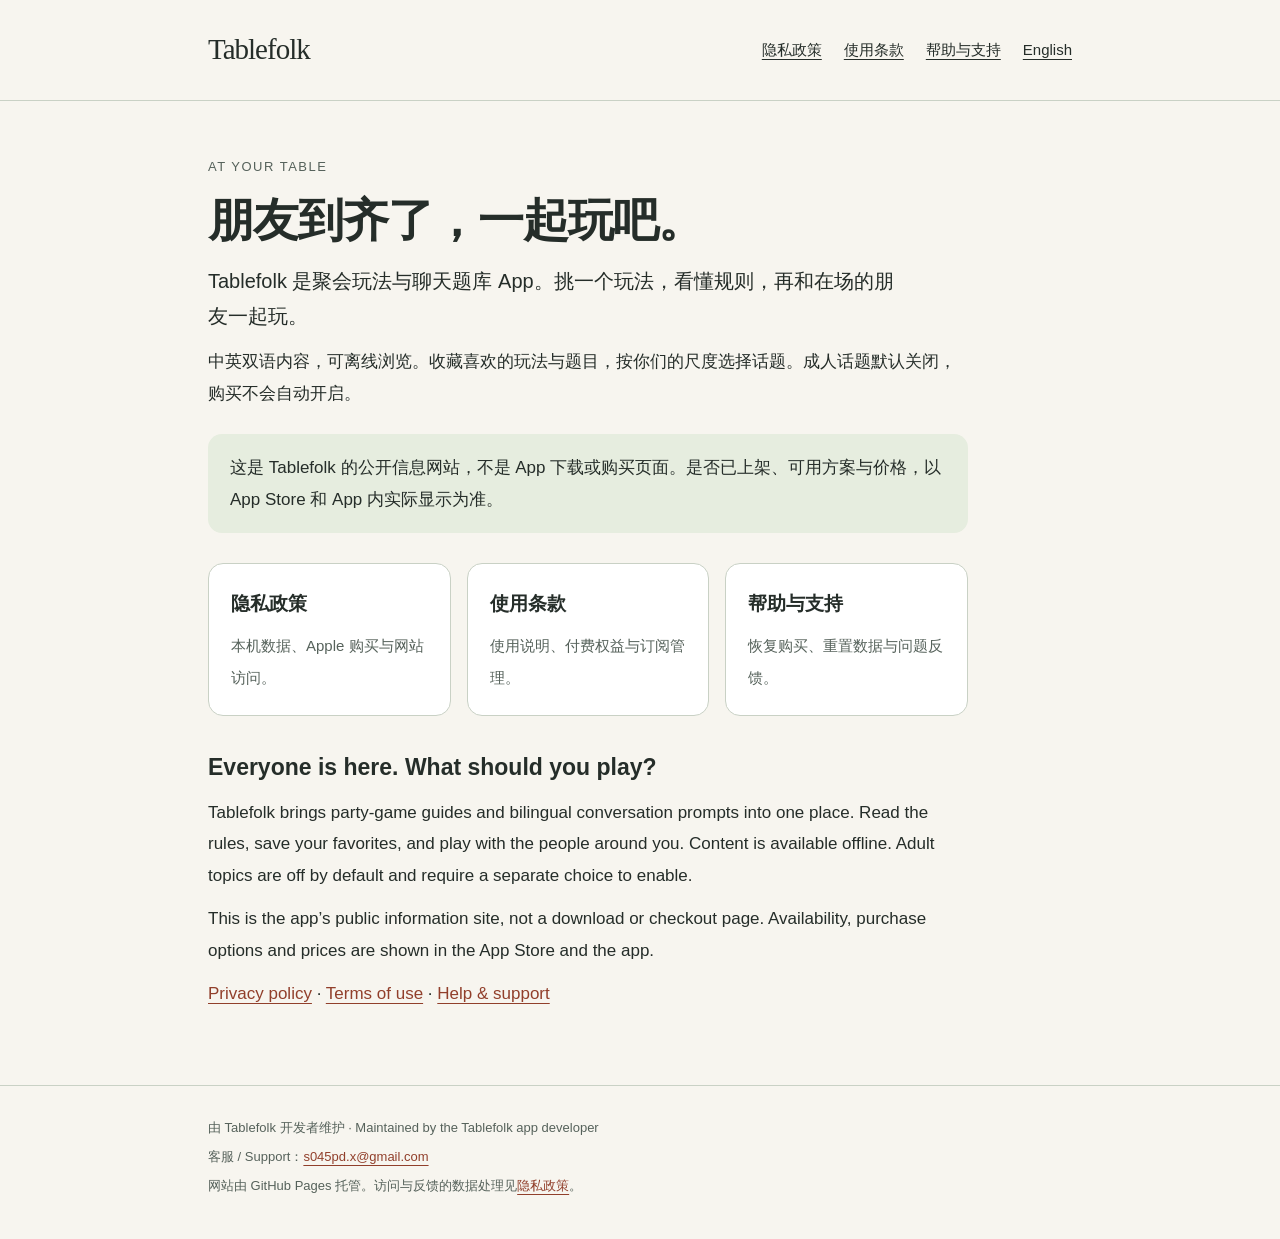
<file: index.html>
<!doctype html>
<html lang="zh-Hans">
<head>
  <meta charset="utf-8">
  <meta name="viewport" content="width=device-width, initial-scale=1">
  <meta name="description" content="Tablefolk 的隐私政策、使用条款与帮助支持。Privacy, terms and support for Tablefolk.">
  <title>Tablefolk · 隐私与支持 / Privacy &amp; Support</title>
  <link rel="stylesheet" href="styles.css">
</head>
<body>
<a class="skip" href="#content">跳到正文</a>
<header><div class="shell header-row">
  <a class="brand" href="index.html">Tablefolk</a>
  <nav aria-label="网站导航"><a href="privacy.html">隐私政策</a><a href="terms.html">使用条款</a><a href="support.html">帮助与支持</a><a href="#english" lang="en">English</a></nav>
</div></header>
<div class="shell"><main id="content">
  <p class="eyebrow">At your table</p>
  <h1>朋友到齐了，一起玩吧。</h1>
  <p class="lead">Tablefolk 是聚会玩法与聊天题库 App。挑一个玩法，看懂规则，再和在场的朋友一起玩。</p>
  <p>中英双语内容，可离线浏览。收藏喜欢的玩法与题目，按你们的尺度选择话题。成人话题默认关闭，购买不会自动开启。</p>
  <div class="note"><p>这是 Tablefolk 的公开信息网站，不是 App 下载或购买页面。是否已上架、可用方案与价格，以 App Store 和 App 内实际显示为准。</p></div>
  <div class="cards">
    <a class="card" href="privacy.html"><strong>隐私政策</strong><span>本机数据、Apple 购买与网站访问。</span></a>
    <a class="card" href="terms.html"><strong>使用条款</strong><span>使用说明、付费权益与订阅管理。</span></a>
    <a class="card" href="support.html"><strong>帮助与支持</strong><span>恢复购买、重置数据与问题反馈。</span></a>
  </div>
  <section id="english" lang="en">
    <h2>Everyone is here. What should you play?</h2>
    <p>Tablefolk brings party-game guides and bilingual conversation prompts into one place. Read the rules, save your favorites, and play with the people around you. Content is available offline. Adult topics are off by default and require a separate choice to enable.</p>
    <p>This is the app’s public information site, not a download or checkout page. Availability, purchase options and prices are shown in the App Store and the app.</p>
    <p><a href="privacy-en.html">Privacy policy</a> · <a href="terms-en.html">Terms of use</a> · <a href="support-en.html">Help &amp; support</a></p>
  </section>
</main></div>
<footer><div class="shell"><p>由 Tablefolk 开发者维护 · Maintained by the Tablefolk app developer</p><p>客服 / Support：<a href="mailto:s045pd.x@gmail.com">s045pd.x@gmail.com</a></p><p>网站由 GitHub Pages 托管。访问与反馈的数据处理见<a href="privacy.html">隐私政策</a>。</p></div></footer>
</body></html>
</file>
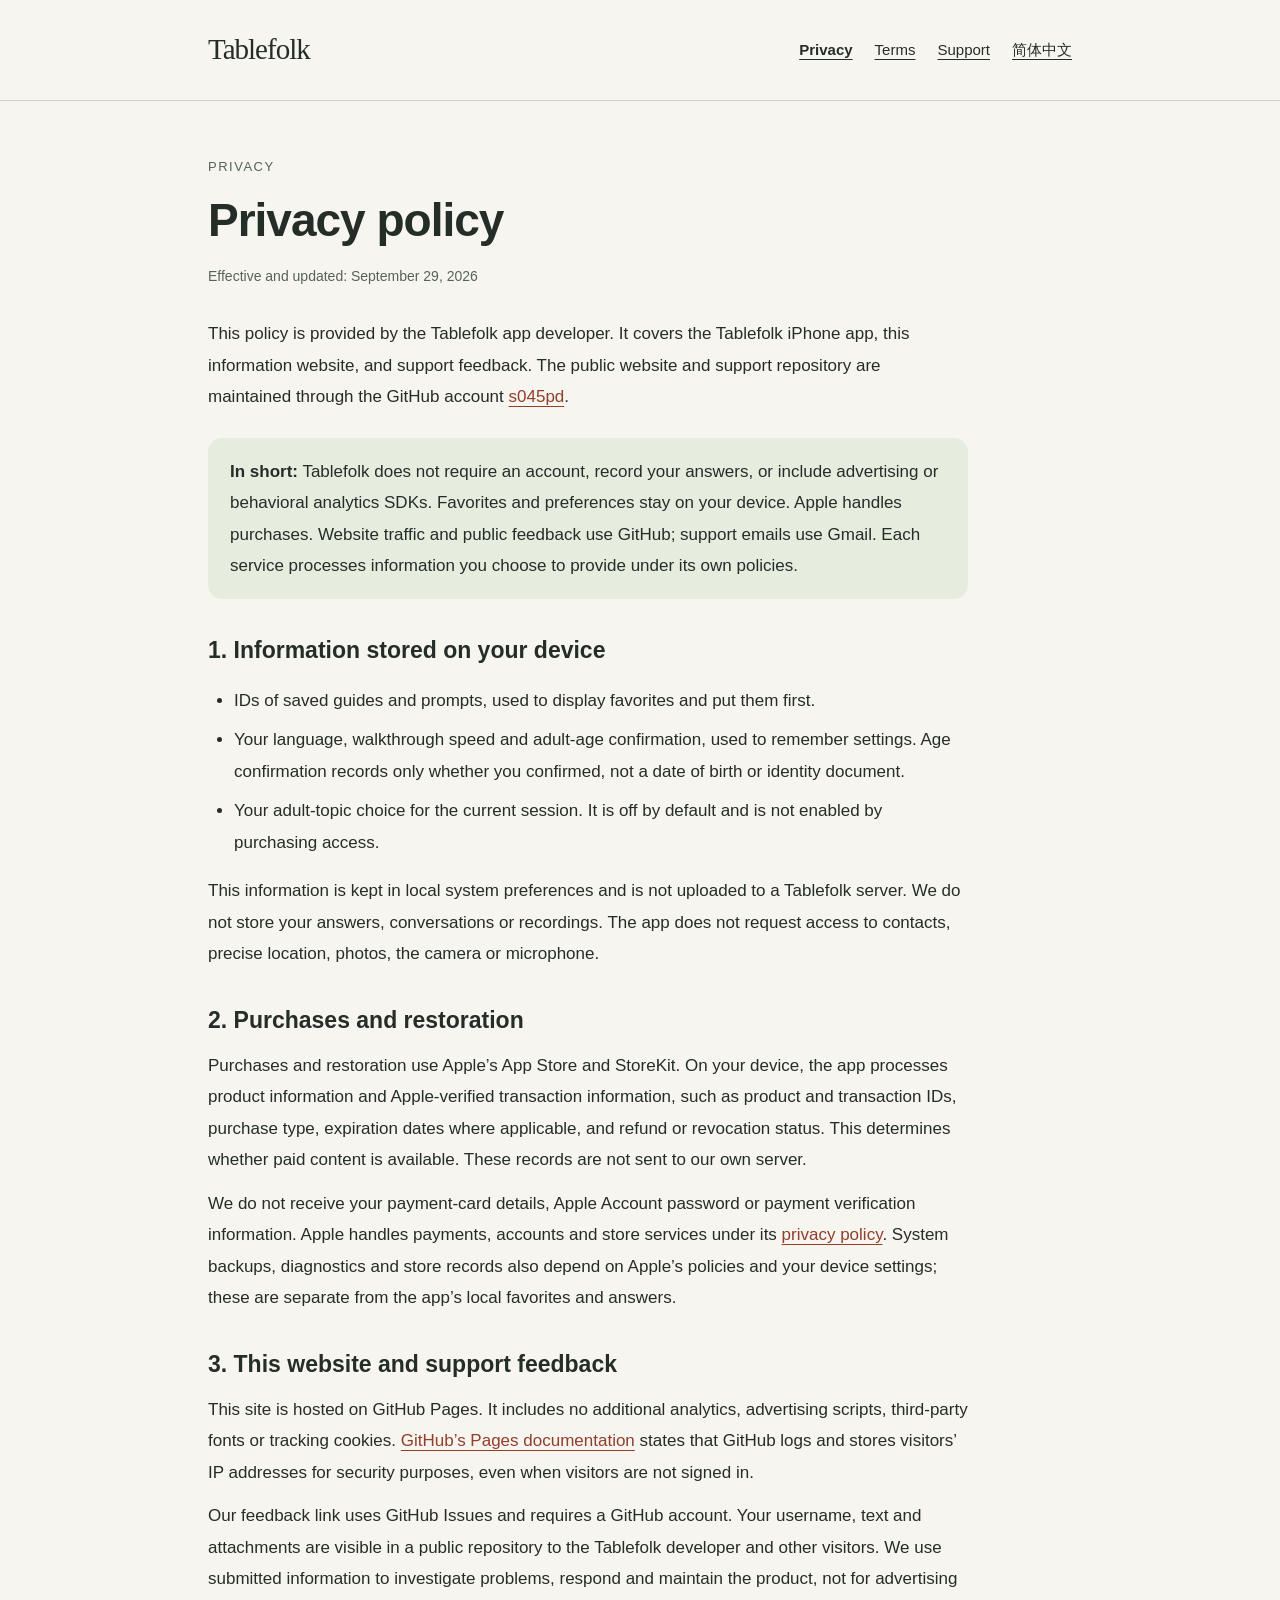
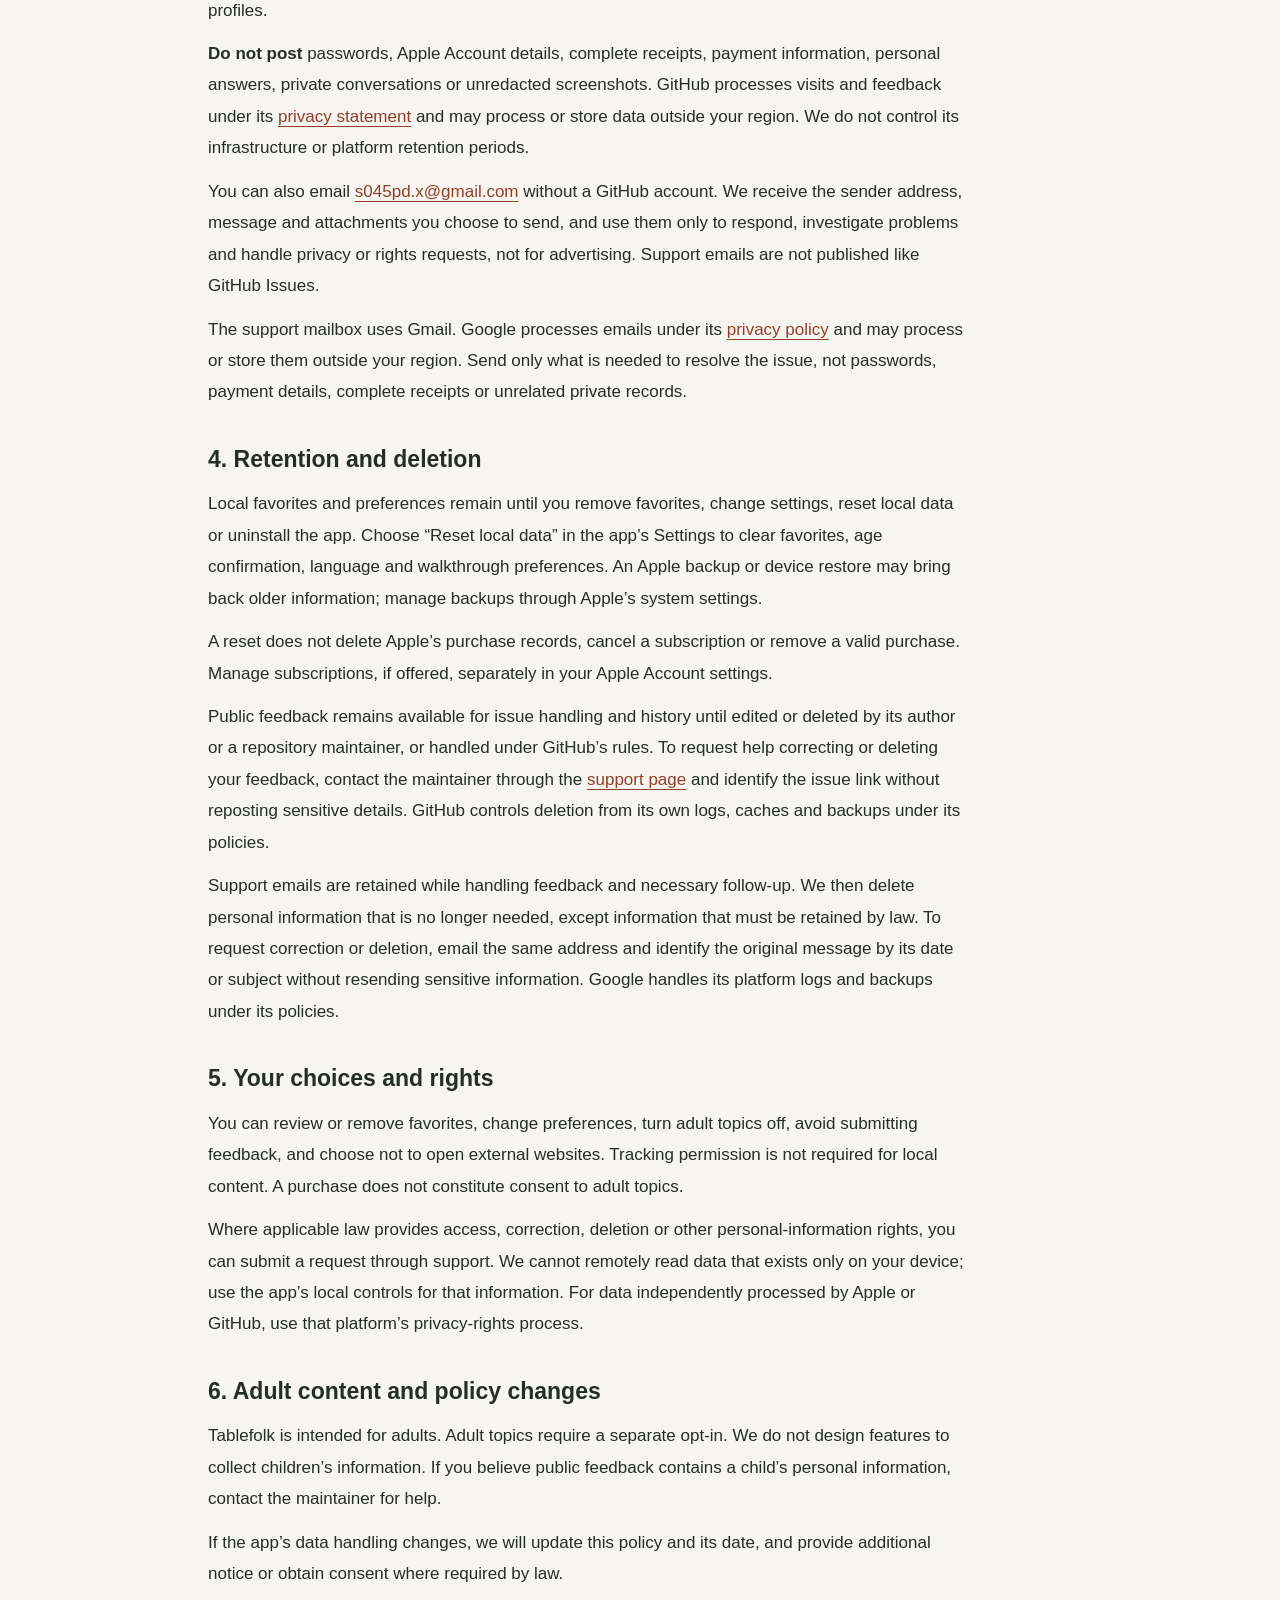
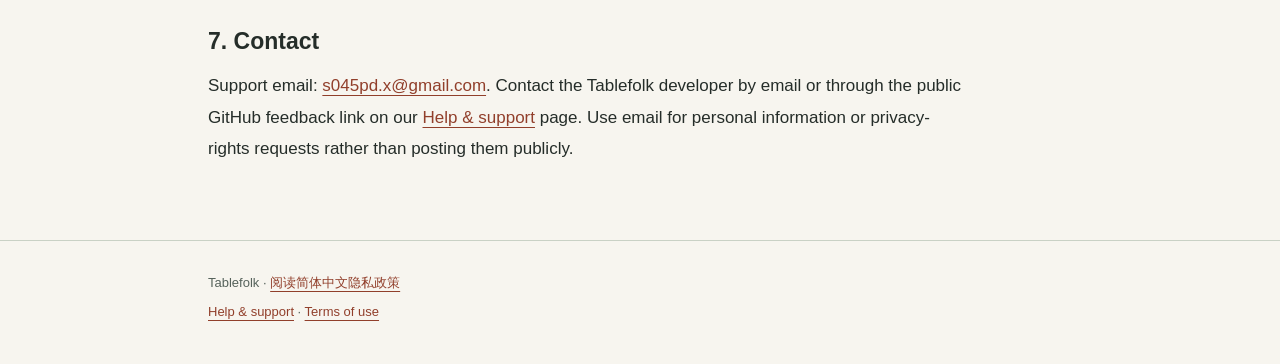
<file: privacy-en.html>
<!doctype html>
<html lang="en">
<head>
  <meta charset="utf-8">
  <meta name="viewport" content="width=device-width, initial-scale=1">
  <meta name="description" content="Tablefolk privacy policy: on-device preferences, Apple purchases, website traffic and support feedback.">
  <title>Privacy Policy · Tablefolk</title>
  <link rel="stylesheet" href="styles.css">
</head>
<body>
<a class="skip" href="#content">Skip to content</a>
<header><div class="shell header-row"><a class="brand" href="index.html">Tablefolk</a><nav aria-label="Site navigation"><a href="privacy-en.html" aria-current="page">Privacy</a><a href="terms-en.html">Terms</a><a href="support-en.html">Support</a><a href="privacy.html" lang="zh-Hans">简体中文</a></nav></div></header>
<div class="shell"><main id="content">
  <p class="eyebrow">Privacy</p><h1>Privacy policy</h1>
  <p class="meta">Effective and updated: September 29, 2026</p>
  <p>This policy is provided by the Tablefolk app developer. It covers the Tablefolk iPhone app, this information website, and support feedback. The public website and support repository are maintained through the GitHub account <a href="https://github.com/s045pd">s045pd</a>.</p>
  <div class="note"><p><strong>In short:</strong> Tablefolk does not require an account, record your answers, or include advertising or behavioral analytics SDKs. Favorites and preferences stay on your device. Apple handles purchases. Website traffic and public feedback use GitHub; support emails use Gmail. Each service processes information you choose to provide under its own policies.</p></div>
  <h2>1. Information stored on your device</h2>
  <ul>
    <li>IDs of saved guides and prompts, used to display favorites and put them first.</li>
    <li>Your language, walkthrough speed and adult-age confirmation, used to remember settings. Age confirmation records only whether you confirmed, not a date of birth or identity document.</li>
    <li>Your adult-topic choice for the current session. It is off by default and is not enabled by purchasing access.</li>
  </ul>
  <p>This information is kept in local system preferences and is not uploaded to a Tablefolk server. We do not store your answers, conversations or recordings. The app does not request access to contacts, precise location, photos, the camera or microphone.</p>
  <h2>2. Purchases and restoration</h2>
  <p>Purchases and restoration use Apple’s App Store and StoreKit. On your device, the app processes product information and Apple-verified transaction information, such as product and transaction IDs, purchase type, expiration dates where applicable, and refund or revocation status. This determines whether paid content is available. These records are not sent to our own server.</p>
  <p>We do not receive your payment-card details, Apple Account password or payment verification information. Apple handles payments, accounts and store services under its <a href="https://www.apple.com/legal/privacy/">privacy policy</a>. System backups, diagnostics and store records also depend on Apple’s policies and your device settings; these are separate from the app’s local favorites and answers.</p>
  <h2>3. This website and support feedback</h2>
  <p>This site is hosted on GitHub Pages. It includes no additional analytics, advertising scripts, third-party fonts or tracking cookies. <a href="https://docs.github.com/en/pages/getting-started-with-github-pages/what-is-github-pages">GitHub’s Pages documentation</a> states that GitHub logs and stores visitors’ IP addresses for security purposes, even when visitors are not signed in.</p>
  <p>Our feedback link uses GitHub Issues and requires a GitHub account. Your username, text and attachments are visible in a public repository to the Tablefolk developer and other visitors. We use submitted information to investigate problems, respond and maintain the product, not for advertising profiles.</p>
  <p><strong>Do not post</strong> passwords, Apple Account details, complete receipts, payment information, personal answers, private conversations or unredacted screenshots. GitHub processes visits and feedback under its <a href="https://docs.github.com/en/site-policy/privacy-policies/github-general-privacy-statement">privacy statement</a> and may process or store data outside your region. We do not control its infrastructure or platform retention periods.</p>
  <p>You can also email <a href="mailto:s045pd.x@gmail.com">s045pd.x@gmail.com</a> without a GitHub account. We receive the sender address, message and attachments you choose to send, and use them only to respond, investigate problems and handle privacy or rights requests, not for advertising. Support emails are not published like GitHub Issues.</p>
  <p>The support mailbox uses Gmail. Google processes emails under its <a href="https://policies.google.com/privacy?hl=en">privacy policy</a> and may process or store them outside your region. Send only what is needed to resolve the issue, not passwords, payment details, complete receipts or unrelated private records.</p>
  <h2>4. Retention and deletion</h2>
  <p>Local favorites and preferences remain until you remove favorites, change settings, reset local data or uninstall the app. Choose “Reset local data” in the app’s Settings to clear favorites, age confirmation, language and walkthrough preferences. An Apple backup or device restore may bring back older information; manage backups through Apple’s system settings.</p>
  <p>A reset does not delete Apple’s purchase records, cancel a subscription or remove a valid purchase. Manage subscriptions, if offered, separately in your Apple Account settings.</p>
  <p>Public feedback remains available for issue handling and history until edited or deleted by its author or a repository maintainer, or handled under GitHub’s rules. To request help correcting or deleting your feedback, contact the maintainer through the <a href="support-en.html">support page</a> and identify the issue link without reposting sensitive details. GitHub controls deletion from its own logs, caches and backups under its policies.</p>
  <p>Support emails are retained while handling feedback and necessary follow-up. We then delete personal information that is no longer needed, except information that must be retained by law. To request correction or deletion, email the same address and identify the original message by its date or subject without resending sensitive information. Google handles its platform logs and backups under its policies.</p>
  <h2>5. Your choices and rights</h2>
  <p>You can review or remove favorites, change preferences, turn adult topics off, avoid submitting feedback, and choose not to open external websites. Tracking permission is not required for local content. A purchase does not constitute consent to adult topics.</p>
  <p>Where applicable law provides access, correction, deletion or other personal-information rights, you can submit a request through support. We cannot remotely read data that exists only on your device; use the app’s local controls for that information. For data independently processed by Apple or GitHub, use that platform’s privacy-rights process.</p>
  <h2>6. Adult content and policy changes</h2>
  <p>Tablefolk is intended for adults. Adult topics require a separate opt-in. We do not design features to collect children’s information. If you believe public feedback contains a child’s personal information, contact the maintainer for help.</p>
  <p>If the app’s data handling changes, we will update this policy and its date, and provide additional notice or obtain consent where required by law.</p>
  <h2>7. Contact</h2>
  <p>Support email: <a href="mailto:s045pd.x@gmail.com">s045pd.x@gmail.com</a>. Contact the Tablefolk developer by email or through the public GitHub feedback link on our <a href="support-en.html">Help &amp; support</a> page. Use email for personal information or privacy-rights requests rather than posting them publicly.</p>
</main></div>
<footer><div class="shell"><p>Tablefolk · <a href="privacy.html" lang="zh-Hans">阅读简体中文隐私政策</a></p><p><a href="support-en.html">Help &amp; support</a> · <a href="terms-en.html">Terms of use</a></p></div></footer>
</body></html>
</file>
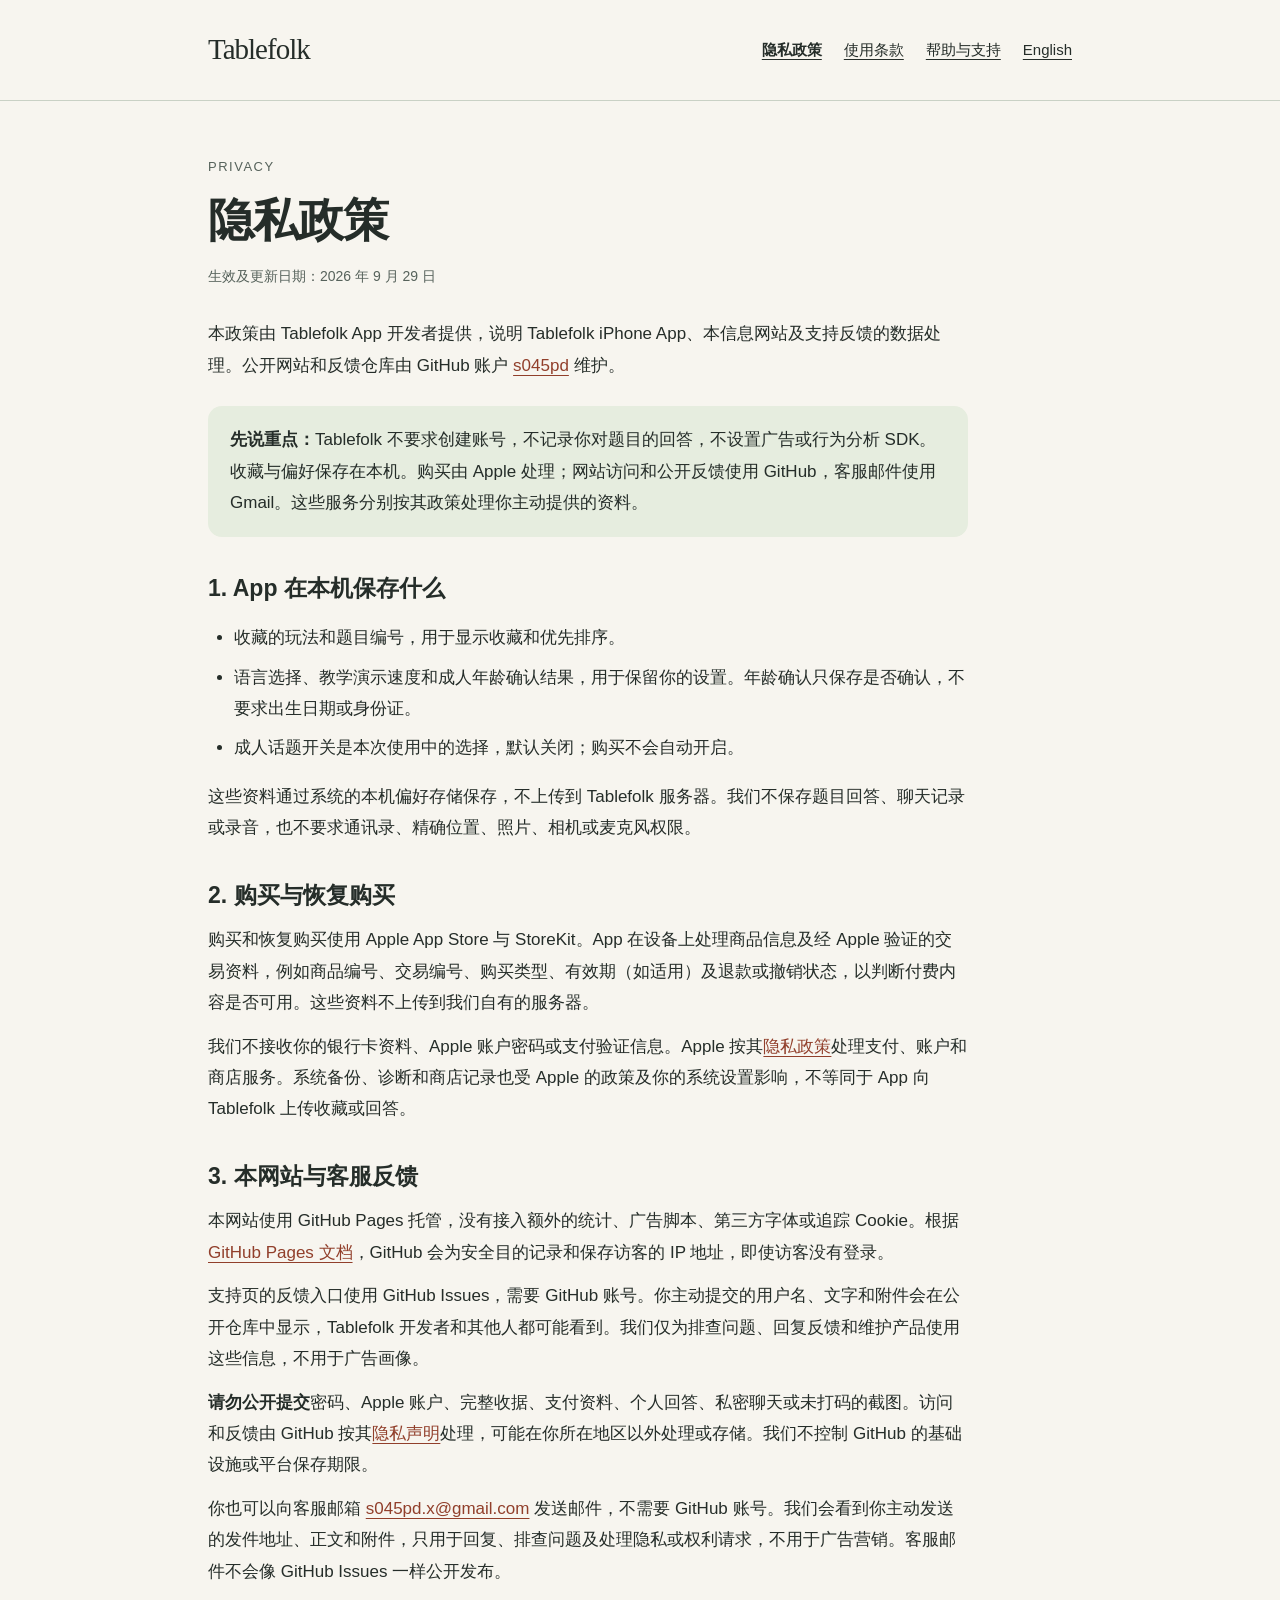
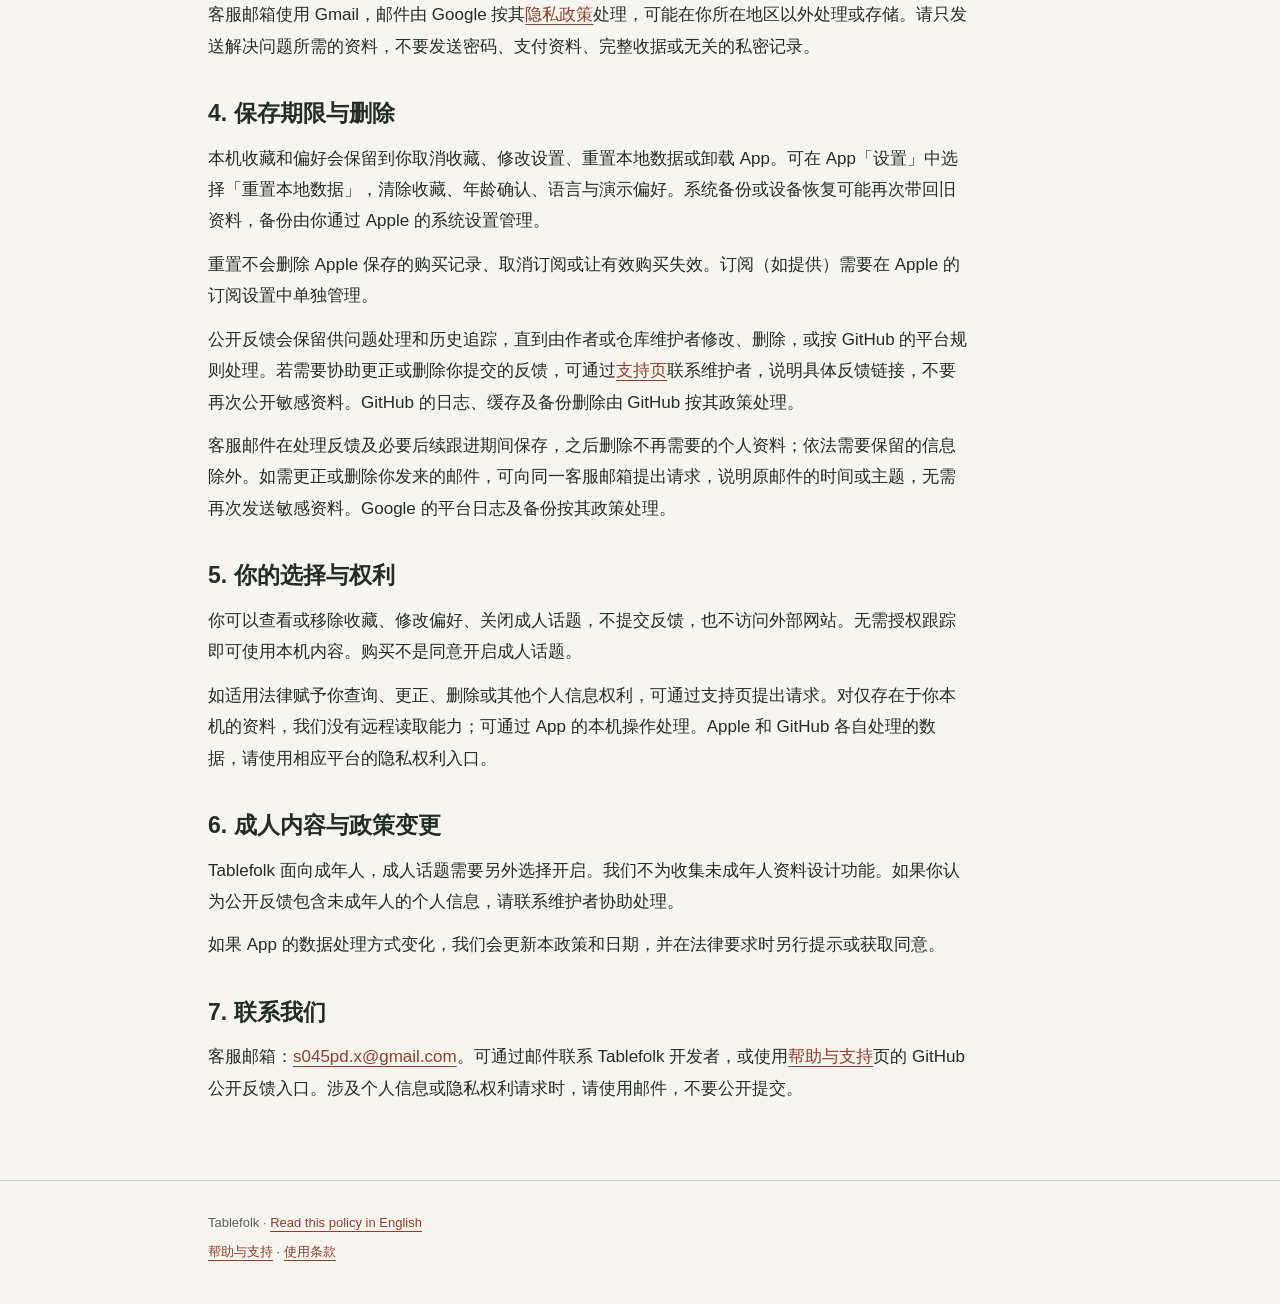
<file: privacy.html>
<!doctype html>
<html lang="zh-Hans">
<head>
  <meta charset="utf-8">
  <meta name="viewport" content="width=device-width, initial-scale=1">
  <meta name="description" content="Tablefolk 隐私政策：App 本机资料、Apple 购买、网站访问与客服反馈。">
  <title>隐私政策 · Tablefolk</title>
  <link rel="stylesheet" href="styles.css">
</head>
<body>
<a class="skip" href="#content">跳到正文</a>
<header><div class="shell header-row"><a class="brand" href="index.html">Tablefolk</a><nav aria-label="网站导航"><a href="privacy.html" aria-current="page">隐私政策</a><a href="terms.html">使用条款</a><a href="support.html">帮助与支持</a><a href="privacy-en.html" lang="en">English</a></nav></div></header>
<div class="shell"><main id="content">
  <p class="eyebrow">Privacy</p><h1>隐私政策</h1>
  <p class="meta">生效及更新日期：2026 年 9 月 29 日</p>
  <p>本政策由 Tablefolk App 开发者提供，说明 Tablefolk iPhone App、本信息网站及支持反馈的数据处理。公开网站和反馈仓库由 GitHub 账户 <a href="https://github.com/s045pd">s045pd</a> 维护。</p>
  <div class="note"><p><strong>先说重点：</strong>Tablefolk 不要求创建账号，不记录你对题目的回答，不设置广告或行为分析 SDK。收藏与偏好保存在本机。购买由 Apple 处理；网站访问和公开反馈使用 GitHub，客服邮件使用 Gmail。这些服务分别按其政策处理你主动提供的资料。</p></div>
  <h2>1. App 在本机保存什么</h2>
  <ul>
    <li>收藏的玩法和题目编号，用于显示收藏和优先排序。</li>
    <li>语言选择、教学演示速度和成人年龄确认结果，用于保留你的设置。年龄确认只保存是否确认，不要求出生日期或身份证。</li>
    <li>成人话题开关是本次使用中的选择，默认关闭；购买不会自动开启。</li>
  </ul>
  <p>这些资料通过系统的本机偏好存储保存，不上传到 Tablefolk 服务器。我们不保存题目回答、聊天记录或录音，也不要求通讯录、精确位置、照片、相机或麦克风权限。</p>
  <h2>2. 购买与恢复购买</h2>
  <p>购买和恢复购买使用 Apple App Store 与 StoreKit。App 在设备上处理商品信息及经 Apple 验证的交易资料，例如商品编号、交易编号、购买类型、有效期（如适用）及退款或撤销状态，以判断付费内容是否可用。这些资料不上传到我们自有的服务器。</p>
  <p>我们不接收你的银行卡资料、Apple 账户密码或支付验证信息。Apple 按其<a href="https://www.apple.com/legal/privacy/">隐私政策</a>处理支付、账户和商店服务。系统备份、诊断和商店记录也受 Apple 的政策及你的系统设置影响，不等同于 App 向 Tablefolk 上传收藏或回答。</p>
  <h2>3. 本网站与客服反馈</h2>
  <p>本网站使用 GitHub Pages 托管，没有接入额外的统计、广告脚本、第三方字体或追踪 Cookie。根据 <a href="https://docs.github.com/en/pages/getting-started-with-github-pages/what-is-github-pages">GitHub Pages 文档</a>，GitHub 会为安全目的记录和保存访客的 IP 地址，即使访客没有登录。</p>
  <p>支持页的反馈入口使用 GitHub Issues，需要 GitHub 账号。你主动提交的用户名、文字和附件会在公开仓库中显示，Tablefolk 开发者和其他人都可能看到。我们仅为排查问题、回复反馈和维护产品使用这些信息，不用于广告画像。</p>
  <p><strong>请勿公开提交</strong>密码、Apple 账户、完整收据、支付资料、个人回答、私密聊天或未打码的截图。访问和反馈由 GitHub 按其<a href="https://docs.github.com/en/site-policy/privacy-policies/github-general-privacy-statement">隐私声明</a>处理，可能在你所在地区以外处理或存储。我们不控制 GitHub 的基础设施或平台保存期限。</p>
  <p>你也可以向客服邮箱 <a href="mailto:s045pd.x@gmail.com">s045pd.x@gmail.com</a> 发送邮件，不需要 GitHub 账号。我们会看到你主动发送的发件地址、正文和附件，只用于回复、排查问题及处理隐私或权利请求，不用于广告营销。客服邮件不会像 GitHub Issues 一样公开发布。</p>
  <p>客服邮箱使用 Gmail，邮件由 Google 按其<a href="https://policies.google.com/privacy?hl=zh-CN">隐私政策</a>处理，可能在你所在地区以外处理或存储。请只发送解决问题所需的资料，不要发送密码、支付资料、完整收据或无关的私密记录。</p>
  <h2>4. 保存期限与删除</h2>
  <p>本机收藏和偏好会保留到你取消收藏、修改设置、重置本地数据或卸载 App。可在 App「设置」中选择「重置本地数据」，清除收藏、年龄确认、语言与演示偏好。系统备份或设备恢复可能再次带回旧资料，备份由你通过 Apple 的系统设置管理。</p>
  <p>重置不会删除 Apple 保存的购买记录、取消订阅或让有效购买失效。订阅（如提供）需要在 Apple 的订阅设置中单独管理。</p>
  <p>公开反馈会保留供问题处理和历史追踪，直到由作者或仓库维护者修改、删除，或按 GitHub 的平台规则处理。若需要协助更正或删除你提交的反馈，可通过<a href="support.html">支持页</a>联系维护者，说明具体反馈链接，不要再次公开敏感资料。GitHub 的日志、缓存及备份删除由 GitHub 按其政策处理。</p>
  <p>客服邮件在处理反馈及必要后续跟进期间保存，之后删除不再需要的个人资料；依法需要保留的信息除外。如需更正或删除你发来的邮件，可向同一客服邮箱提出请求，说明原邮件的时间或主题，无需再次发送敏感资料。Google 的平台日志及备份按其政策处理。</p>
  <h2>5. 你的选择与权利</h2>
  <p>你可以查看或移除收藏、修改偏好、关闭成人话题，不提交反馈，也不访问外部网站。无需授权跟踪即可使用本机内容。购买不是同意开启成人话题。</p>
  <p>如适用法律赋予你查询、更正、删除或其他个人信息权利，可通过支持页提出请求。对仅存在于你本机的资料，我们没有远程读取能力；可通过 App 的本机操作处理。Apple 和 GitHub 各自处理的数据，请使用相应平台的隐私权利入口。</p>
  <h2>6. 成人内容与政策变更</h2>
  <p>Tablefolk 面向成年人，成人话题需要另外选择开启。我们不为收集未成年人资料设计功能。如果你认为公开反馈包含未成年人的个人信息，请联系维护者协助处理。</p>
  <p>如果 App 的数据处理方式变化，我们会更新本政策和日期，并在法律要求时另行提示或获取同意。</p>
  <h2>7. 联系我们</h2>
  <p>客服邮箱：<a href="mailto:s045pd.x@gmail.com">s045pd.x@gmail.com</a>。可通过邮件联系 Tablefolk 开发者，或使用<a href="support.html">帮助与支持</a>页的 GitHub 公开反馈入口。涉及个人信息或隐私权利请求时，请使用邮件，不要公开提交。</p>
</main></div>
<footer><div class="shell"><p>Tablefolk · <a href="privacy-en.html" lang="en">Read this policy in English</a></p><p><a href="support.html">帮助与支持</a> · <a href="terms.html">使用条款</a></p></div></footer>
</body></html>
</file>
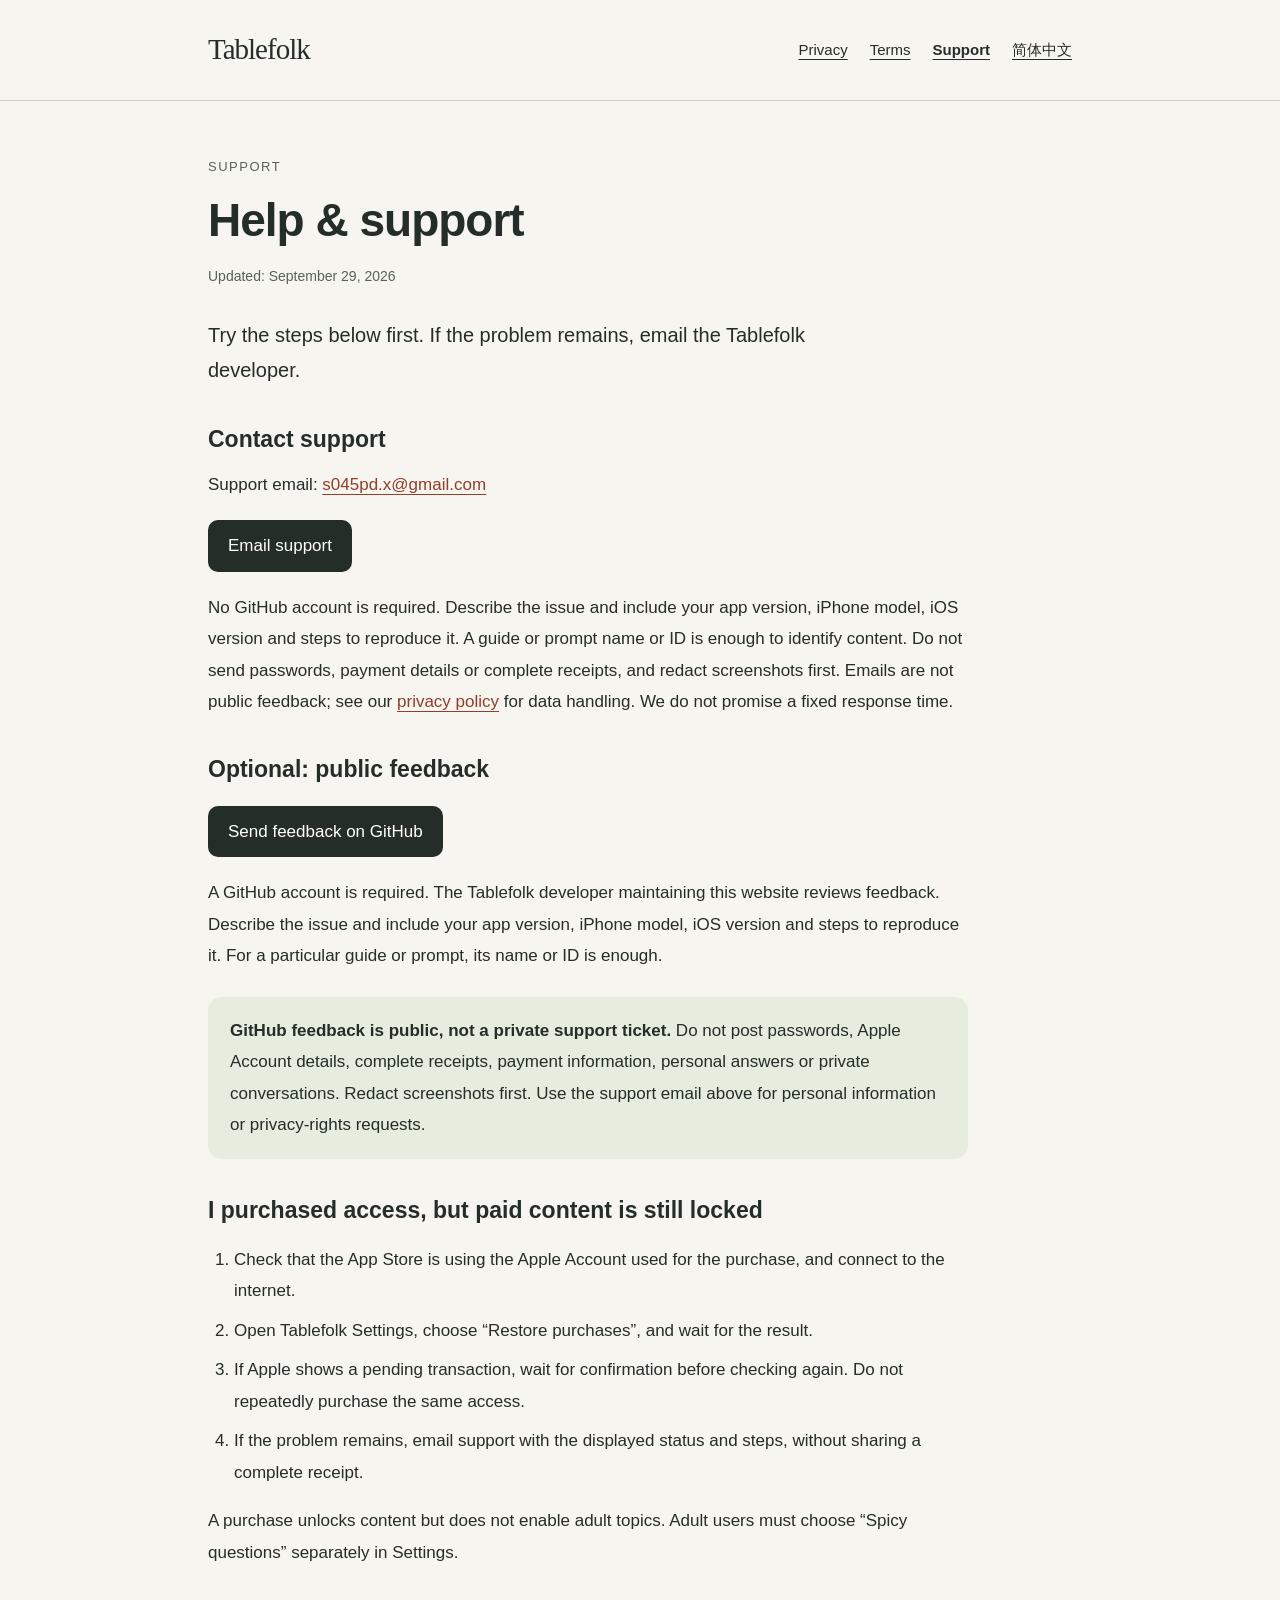
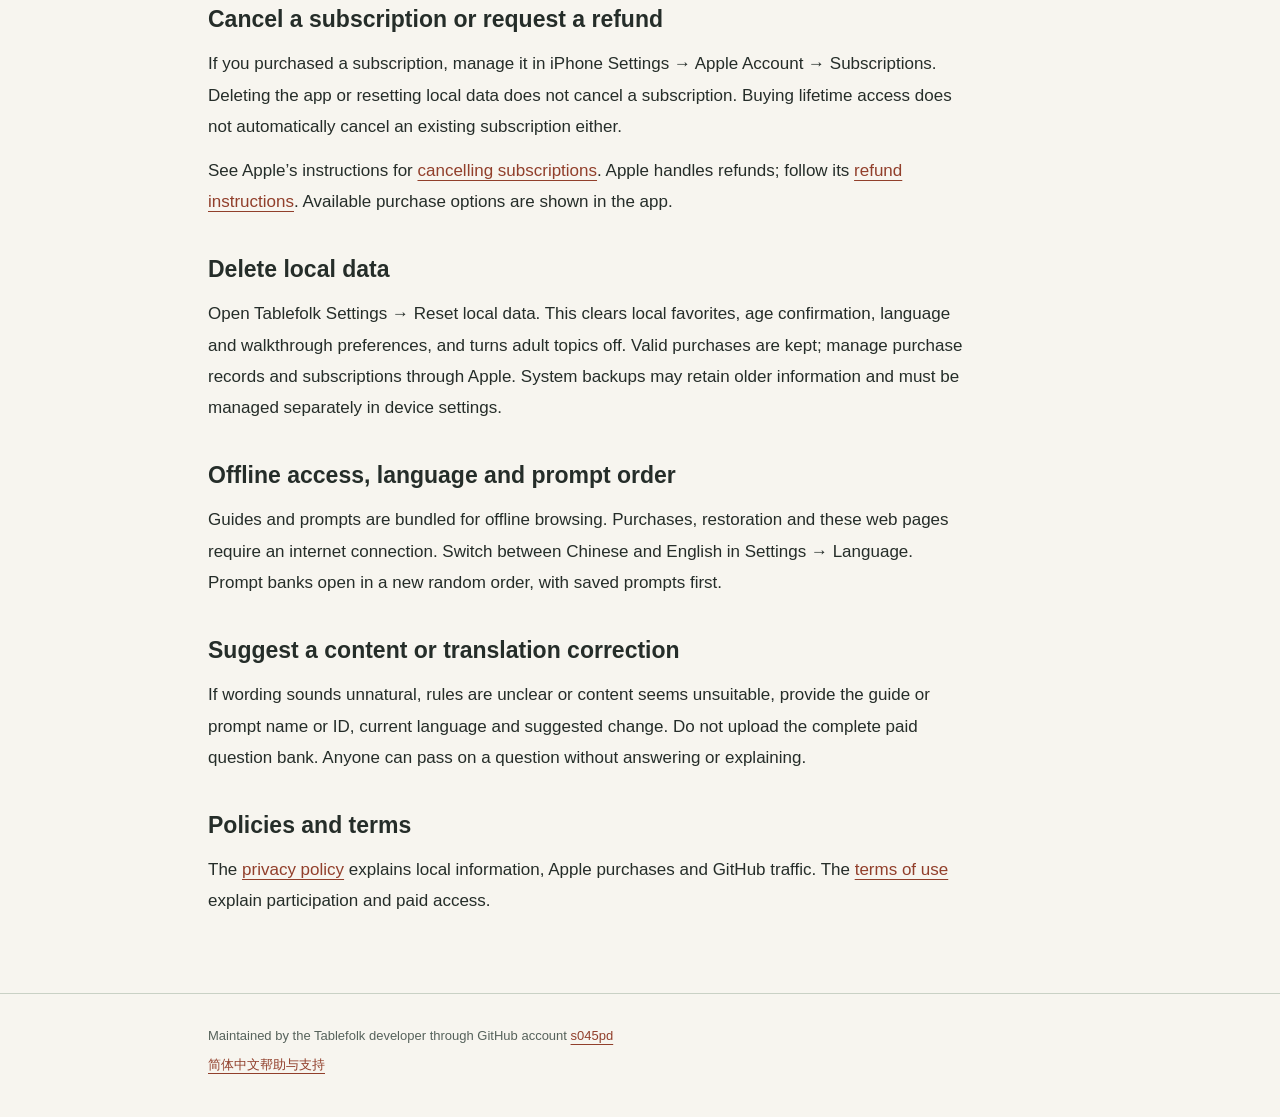
<file: support-en.html>
<!doctype html>
<html lang="en">
<head>
  <meta charset="utf-8">
  <meta name="viewport" content="width=device-width, initial-scale=1">
  <meta name="description" content="Tablefolk help: report an issue, restore purchases, manage subscriptions and reset local data.">
  <title>Help &amp; Support · Tablefolk</title>
  <link rel="stylesheet" href="styles.css">
</head>
<body>
<a class="skip" href="#content">Skip to content</a>
<header><div class="shell header-row"><a class="brand" href="index.html">Tablefolk</a><nav aria-label="Site navigation"><a href="privacy-en.html">Privacy</a><a href="terms-en.html">Terms</a><a href="support-en.html" aria-current="page">Support</a><a href="support.html" lang="zh-Hans">简体中文</a></nav></div></header>
<div class="shell"><main id="content">
  <p class="eyebrow">Support</p><h1>Help &amp; support</h1><p class="meta">Updated: September 29, 2026</p>
  <p class="lead">Try the steps below first. If the problem remains, email the Tablefolk developer.</p>
  <h2>Contact support</h2>
  <p>Support email: <a href="mailto:s045pd.x@gmail.com">s045pd.x@gmail.com</a></p>
  <p><a class="button" href="mailto:s045pd.x@gmail.com">Email support</a></p>
  <p>No GitHub account is required. Describe the issue and include your app version, iPhone model, iOS version and steps to reproduce it. A guide or prompt name or ID is enough to identify content. Do not send passwords, payment details or complete receipts, and redact screenshots first. Emails are not public feedback; see our <a href="privacy-en.html">privacy policy</a> for data handling. We do not promise a fixed response time.</p>
  <h2>Optional: public feedback</h2>
  <p><a class="button" href="https://github.com/s045pd/tablefolk-pages/issues/new">Send feedback on GitHub</a></p>
  <p>A GitHub account is required. The Tablefolk developer maintaining this website reviews feedback. Describe the issue and include your app version, iPhone model, iOS version and steps to reproduce it. For a particular guide or prompt, its name or ID is enough.</p>
  <div class="note"><p><strong>GitHub feedback is public, not a private support ticket.</strong> Do not post passwords, Apple Account details, complete receipts, payment information, personal answers or private conversations. Redact screenshots first. Use the support email above for personal information or privacy-rights requests.</p></div>
  <h2>I purchased access, but paid content is still locked</h2>
  <ol><li>Check that the App Store is using the Apple Account used for the purchase, and connect to the internet.</li><li>Open Tablefolk Settings, choose “Restore purchases”, and wait for the result.</li><li>If Apple shows a pending transaction, wait for confirmation before checking again. Do not repeatedly purchase the same access.</li><li>If the problem remains, email support with the displayed status and steps, without sharing a complete receipt.</li></ol>
  <p>A purchase unlocks content but does not enable adult topics. Adult users must choose “Spicy questions” separately in Settings.</p>
  <h2>Cancel a subscription or request a refund</h2>
  <p>If you purchased a subscription, manage it in iPhone Settings → Apple Account → Subscriptions. Deleting the app or resetting local data does not cancel a subscription. Buying lifetime access does not automatically cancel an existing subscription either.</p>
  <p>See Apple’s instructions for <a href="https://support.apple.com/en-us/118428">cancelling subscriptions</a>. Apple handles refunds; follow its <a href="https://support.apple.com/en-us/118223">refund instructions</a>. Available purchase options are shown in the app.</p>
  <h2>Delete local data</h2>
  <p>Open Tablefolk Settings → Reset local data. This clears local favorites, age confirmation, language and walkthrough preferences, and turns adult topics off. Valid purchases are kept; manage purchase records and subscriptions through Apple. System backups may retain older information and must be managed separately in device settings.</p>
  <h2>Offline access, language and prompt order</h2>
  <p>Guides and prompts are bundled for offline browsing. Purchases, restoration and these web pages require an internet connection. Switch between Chinese and English in Settings → Language. Prompt banks open in a new random order, with saved prompts first.</p>
  <h2>Suggest a content or translation correction</h2>
  <p>If wording sounds unnatural, rules are unclear or content seems unsuitable, provide the guide or prompt name or ID, current language and suggested change. Do not upload the complete paid question bank. Anyone can pass on a question without answering or explaining.</p>
  <h2>Policies and terms</h2>
  <p>The <a href="privacy-en.html">privacy policy</a> explains local information, Apple purchases and GitHub traffic. The <a href="terms-en.html">terms of use</a> explain participation and paid access.</p>
</main></div>
<footer><div class="shell"><p>Maintained by the Tablefolk developer through GitHub account <a href="https://github.com/s045pd">s045pd</a></p><p><a href="support.html" lang="zh-Hans">简体中文帮助与支持</a></p></div></footer>
</body></html>
</file>
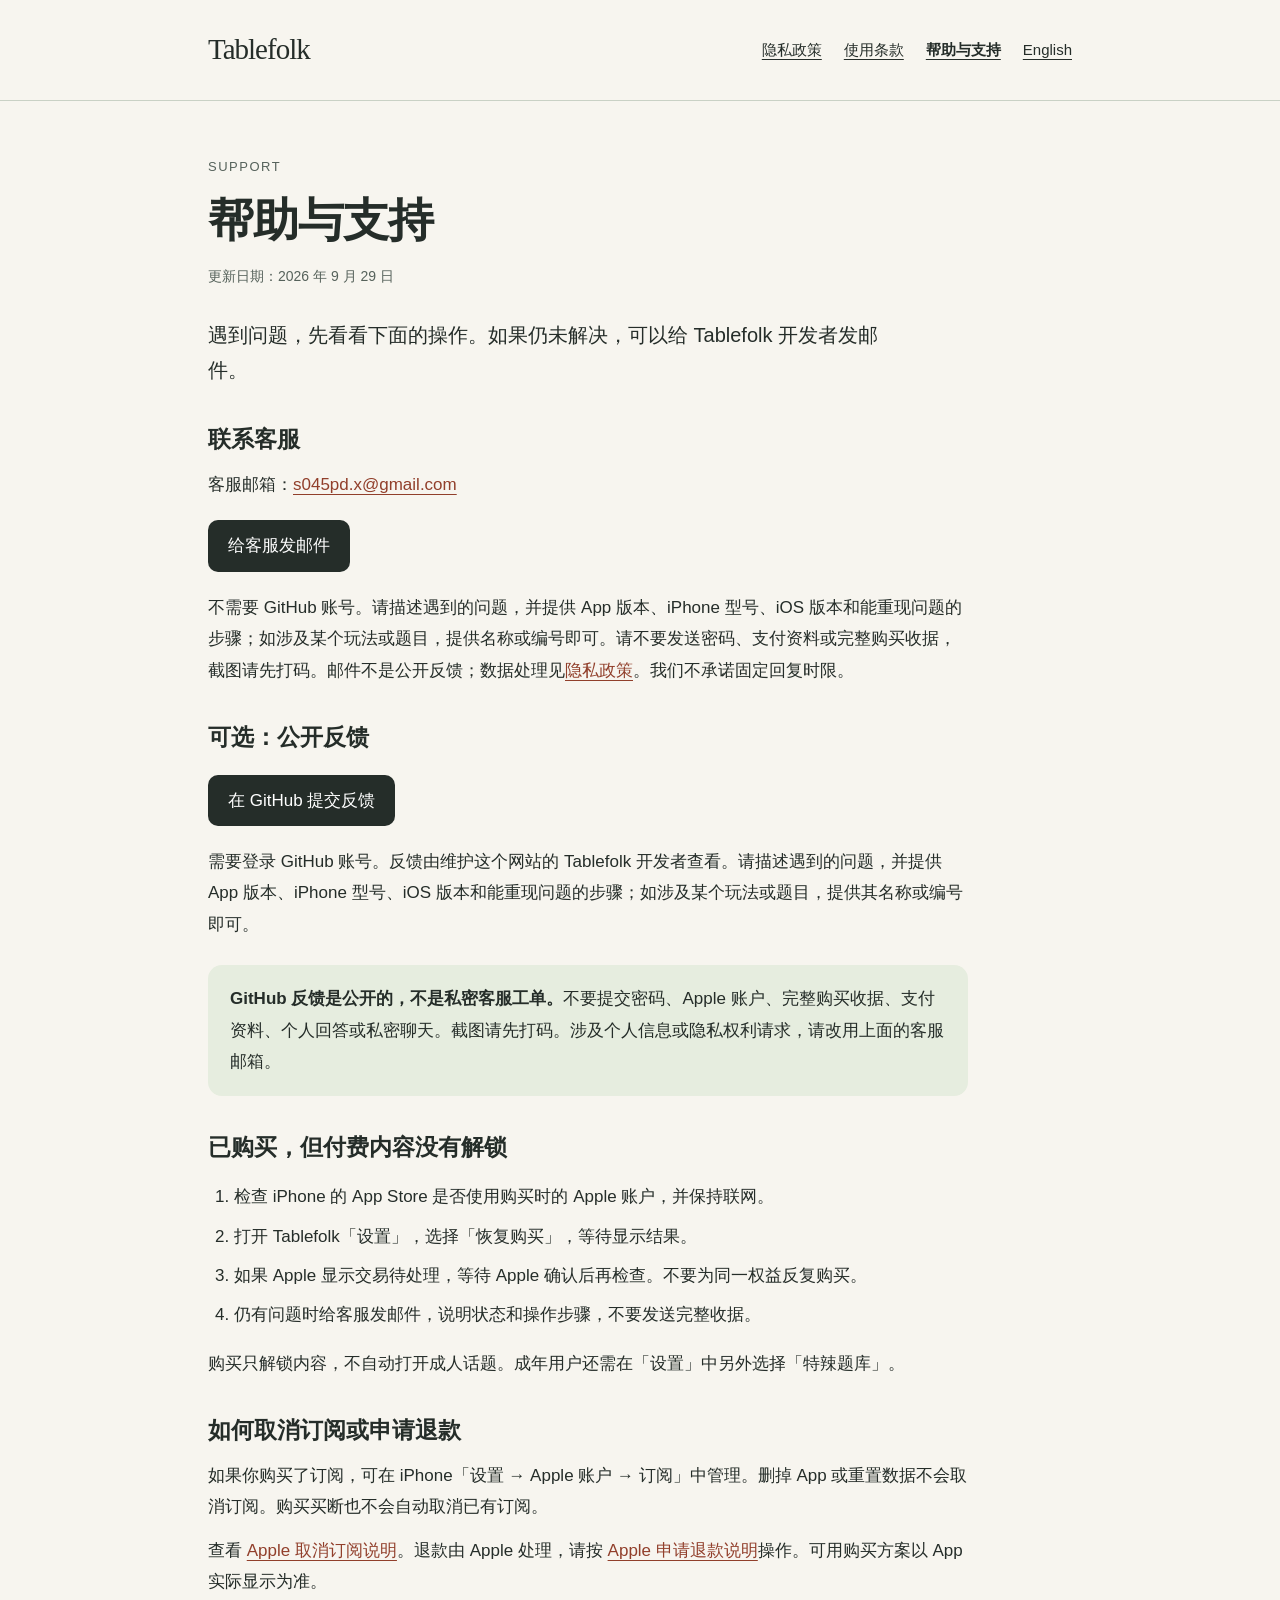
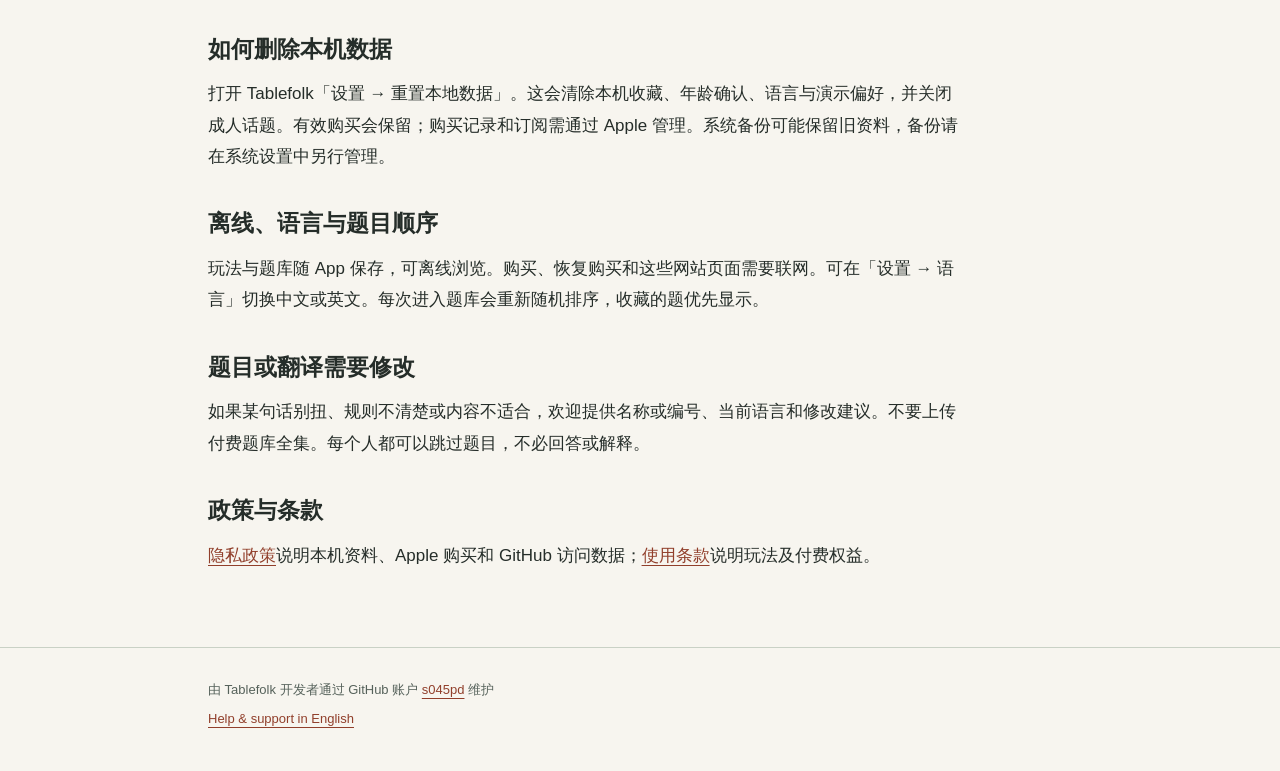
<file: support.html>
<!doctype html>
<html lang="zh-Hans">
<head>
  <meta charset="utf-8">
  <meta name="viewport" content="width=device-width, initial-scale=1">
  <meta name="description" content="Tablefolk 帮助与支持：反馈问题、恢复购买、管理订阅和重置本地数据。">
  <title>帮助与支持 · Tablefolk</title>
  <link rel="stylesheet" href="styles.css">
</head>
<body>
<a class="skip" href="#content">跳到正文</a>
<header><div class="shell header-row"><a class="brand" href="index.html">Tablefolk</a><nav aria-label="网站导航"><a href="privacy.html">隐私政策</a><a href="terms.html">使用条款</a><a href="support.html" aria-current="page">帮助与支持</a><a href="support-en.html" lang="en">English</a></nav></div></header>
<div class="shell"><main id="content">
  <p class="eyebrow">Support</p><h1>帮助与支持</h1><p class="meta">更新日期：2026 年 9 月 29 日</p>
  <p class="lead">遇到问题，先看看下面的操作。如果仍未解决，可以给 Tablefolk 开发者发邮件。</p>
  <h2>联系客服</h2>
  <p>客服邮箱：<a href="mailto:s045pd.x@gmail.com">s045pd.x@gmail.com</a></p>
  <p><a class="button" href="mailto:s045pd.x@gmail.com">给客服发邮件</a></p>
  <p>不需要 GitHub 账号。请描述遇到的问题，并提供 App 版本、iPhone 型号、iOS 版本和能重现问题的步骤；如涉及某个玩法或题目，提供名称或编号即可。请不要发送密码、支付资料或完整购买收据，截图请先打码。邮件不是公开反馈；数据处理见<a href="privacy.html">隐私政策</a>。我们不承诺固定回复时限。</p>
  <h2>可选：公开反馈</h2>
  <p><a class="button" href="https://github.com/s045pd/tablefolk-pages/issues/new">在 GitHub 提交反馈</a></p>
  <p>需要登录 GitHub 账号。反馈由维护这个网站的 Tablefolk 开发者查看。请描述遇到的问题，并提供 App 版本、iPhone 型号、iOS 版本和能重现问题的步骤；如涉及某个玩法或题目，提供其名称或编号即可。</p>
  <div class="note"><p><strong>GitHub 反馈是公开的，不是私密客服工单。</strong>不要提交密码、Apple 账户、完整购买收据、支付资料、个人回答或私密聊天。截图请先打码。涉及个人信息或隐私权利请求，请改用上面的客服邮箱。</p></div>
  <h2>已购买，但付费内容没有解锁</h2>
  <ol><li>检查 iPhone 的 App Store 是否使用购买时的 Apple 账户，并保持联网。</li><li>打开 Tablefolk「设置」，选择「恢复购买」，等待显示结果。</li><li>如果 Apple 显示交易待处理，等待 Apple 确认后再检查。不要为同一权益反复购买。</li><li>仍有问题时给客服发邮件，说明状态和操作步骤，不要发送完整收据。</li></ol>
  <p>购买只解锁内容，不自动打开成人话题。成年用户还需在「设置」中另外选择「特辣题库」。</p>
  <h2>如何取消订阅或申请退款</h2>
  <p>如果你购买了订阅，可在 iPhone「设置 → Apple 账户 → 订阅」中管理。删掉 App 或重置数据不会取消订阅。购买买断也不会自动取消已有订阅。</p>
  <p>查看 <a href="https://support.apple.com/zh-cn/118428">Apple 取消订阅说明</a>。退款由 Apple 处理，请按 <a href="https://support.apple.com/zh-cn/118223">Apple 申请退款说明</a>操作。可用购买方案以 App 实际显示为准。</p>
  <h2>如何删除本机数据</h2>
  <p>打开 Tablefolk「设置 → 重置本地数据」。这会清除本机收藏、年龄确认、语言与演示偏好，并关闭成人话题。有效购买会保留；购买记录和订阅需通过 Apple 管理。系统备份可能保留旧资料，备份请在系统设置中另行管理。</p>
  <h2>离线、语言与题目顺序</h2>
  <p>玩法与题库随 App 保存，可离线浏览。购买、恢复购买和这些网站页面需要联网。可在「设置 → 语言」切换中文或英文。每次进入题库会重新随机排序，收藏的题优先显示。</p>
  <h2>题目或翻译需要修改</h2>
  <p>如果某句话别扭、规则不清楚或内容不适合，欢迎提供名称或编号、当前语言和修改建议。不要上传付费题库全集。每个人都可以跳过题目，不必回答或解释。</p>
  <h2>政策与条款</h2>
  <p><a href="privacy.html">隐私政策</a>说明本机资料、Apple 购买和 GitHub 访问数据；<a href="terms.html">使用条款</a>说明玩法及付费权益。</p>
</main></div>
<footer><div class="shell"><p>由 Tablefolk 开发者通过 GitHub 账户 <a href="https://github.com/s045pd">s045pd</a> 维护</p><p><a href="support-en.html" lang="en">Help &amp; support in English</a></p></div></footer>
</body></html>
</file>
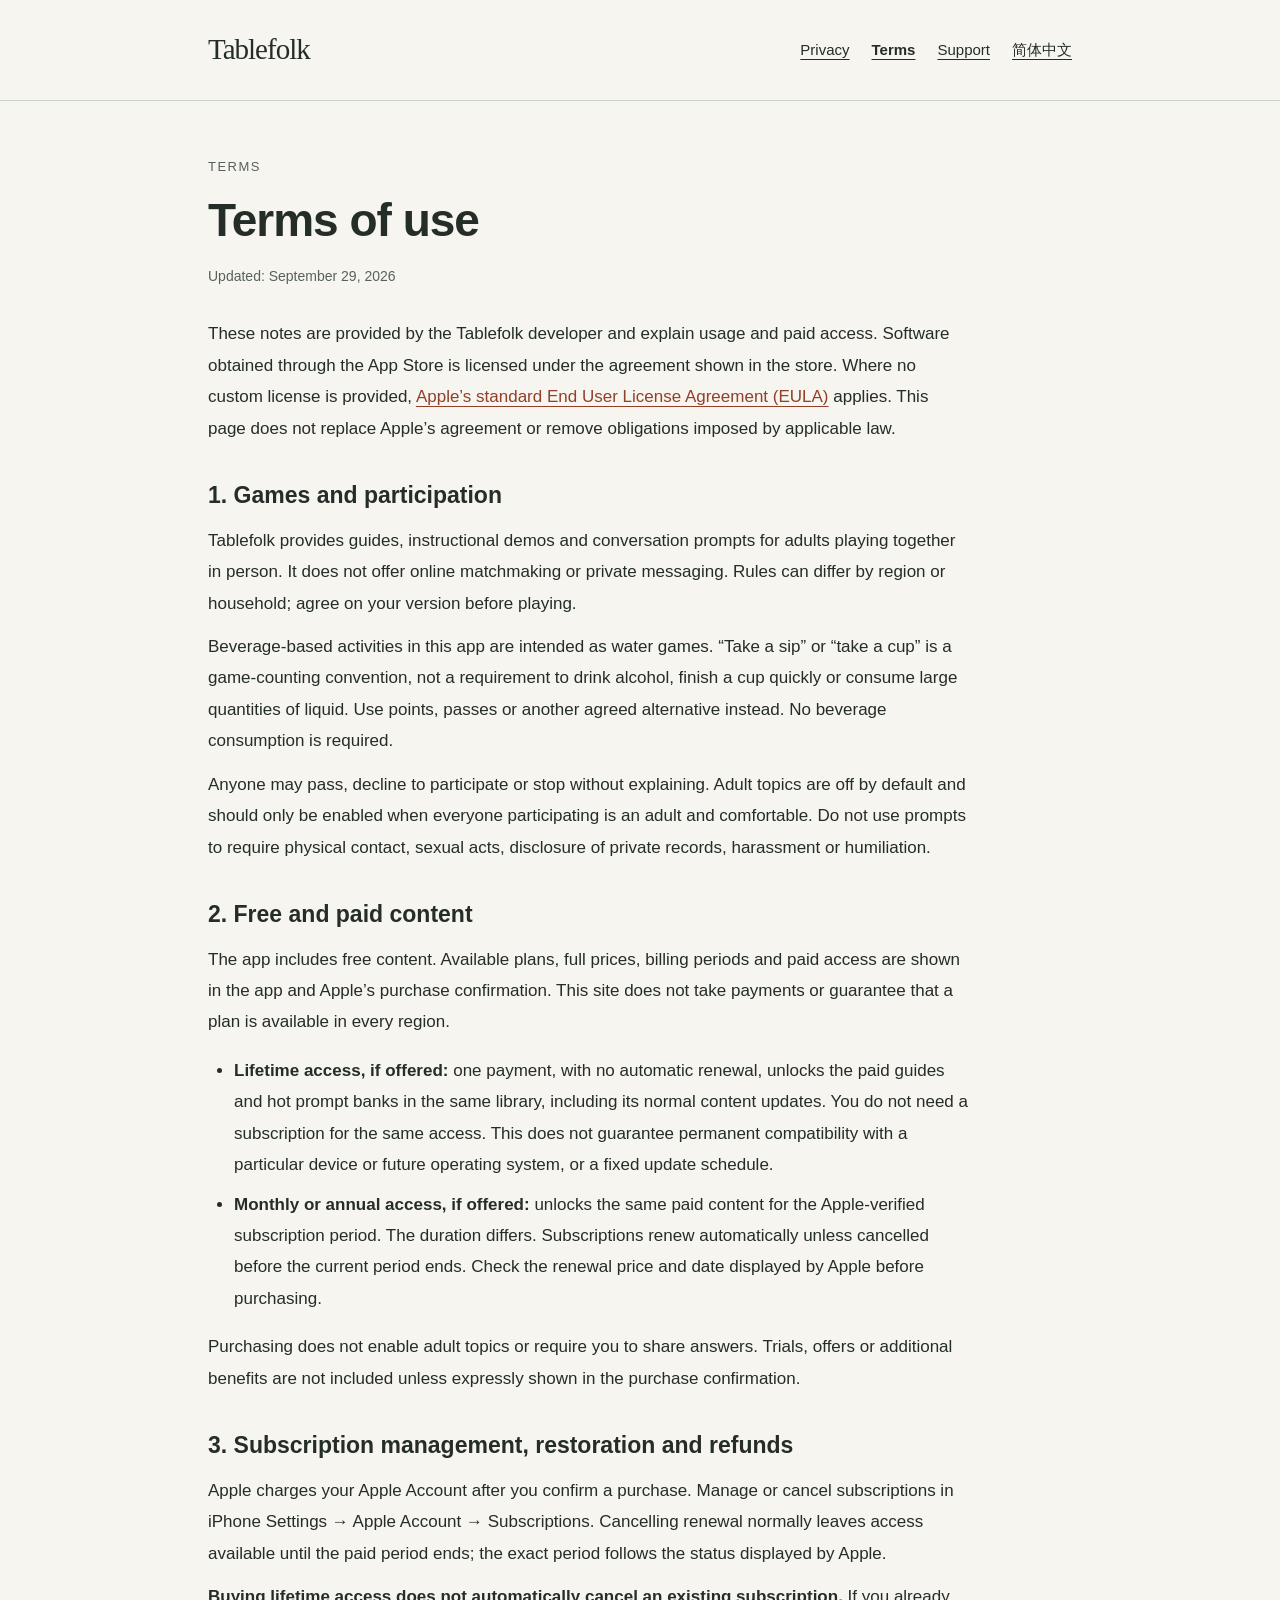
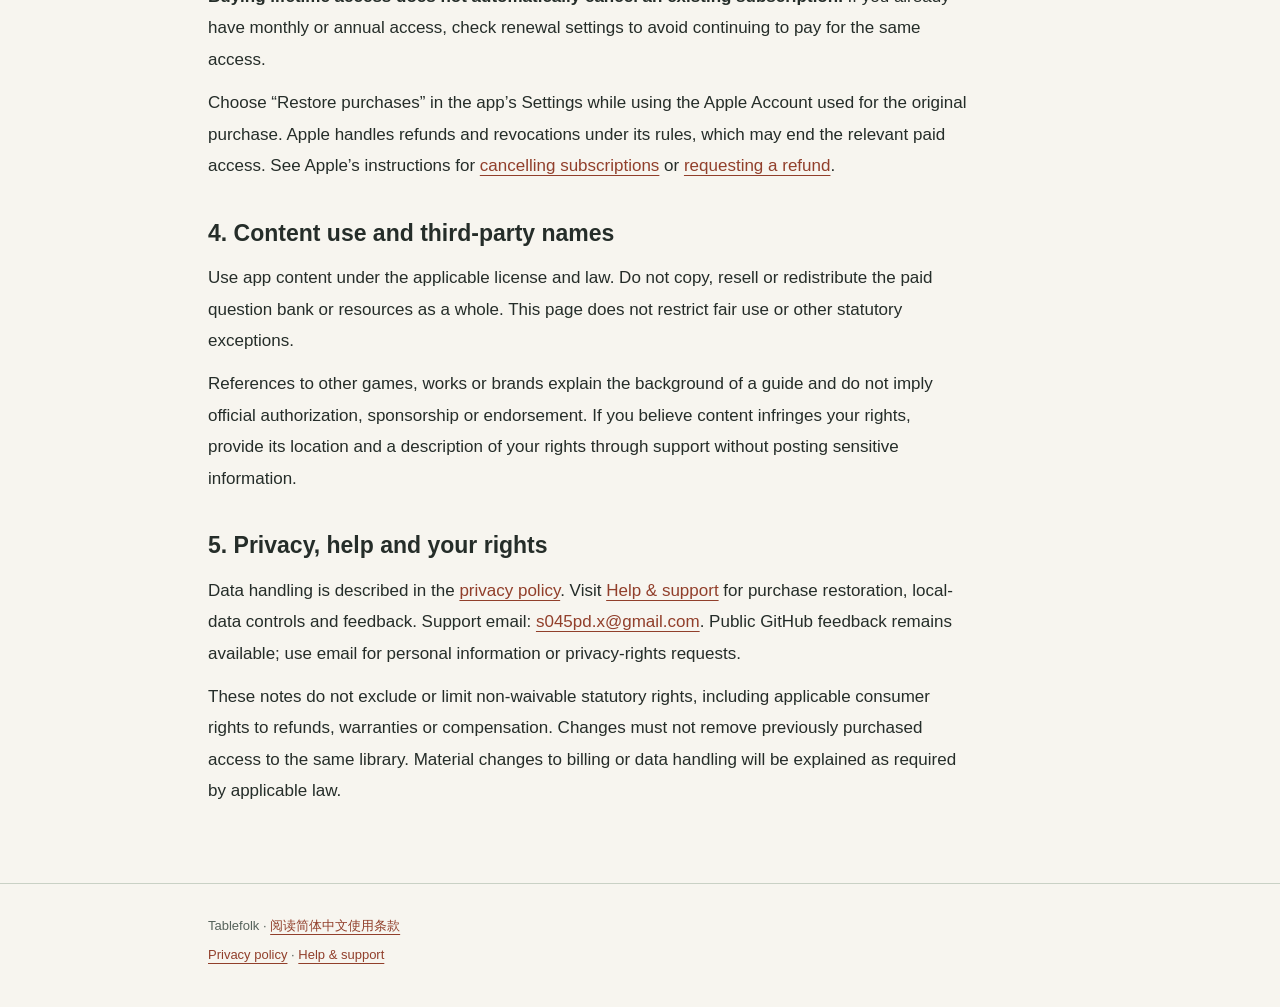
<file: terms-en.html>
<!doctype html>
<html lang="en">
<head>
  <meta charset="utf-8">
  <meta name="viewport" content="width=device-width, initial-scale=1">
  <meta name="description" content="Tablefolk usage notes, paid access, subscription management and Apple’s standard license agreement.">
  <title>Terms of Use · Tablefolk</title>
  <link rel="stylesheet" href="styles.css">
</head>
<body>
<a class="skip" href="#content">Skip to content</a>
<header><div class="shell header-row"><a class="brand" href="index.html">Tablefolk</a><nav aria-label="Site navigation"><a href="privacy-en.html">Privacy</a><a href="terms-en.html" aria-current="page">Terms</a><a href="support-en.html">Support</a><a href="terms.html" lang="zh-Hans">简体中文</a></nav></div></header>
<div class="shell"><main id="content">
  <p class="eyebrow">Terms</p><h1>Terms of use</h1><p class="meta">Updated: September 29, 2026</p>
  <p>These notes are provided by the Tablefolk developer and explain usage and paid access. Software obtained through the App Store is licensed under the agreement shown in the store. Where no custom license is provided, <a href="https://www.apple.com/legal/internet-services/itunes/dev/stdeula/">Apple’s standard End User License Agreement (EULA)</a> applies. This page does not replace Apple’s agreement or remove obligations imposed by applicable law.</p>
  <h2>1. Games and participation</h2>
  <p>Tablefolk provides guides, instructional demos and conversation prompts for adults playing together in person. It does not offer online matchmaking or private messaging. Rules can differ by region or household; agree on your version before playing.</p>
  <p>Beverage-based activities in this app are intended as water games. “Take a sip” or “take a cup” is a game-counting convention, not a requirement to drink alcohol, finish a cup quickly or consume large quantities of liquid. Use points, passes or another agreed alternative instead. No beverage consumption is required.</p>
  <p>Anyone may pass, decline to participate or stop without explaining. Adult topics are off by default and should only be enabled when everyone participating is an adult and comfortable. Do not use prompts to require physical contact, sexual acts, disclosure of private records, harassment or humiliation.</p>
  <h2>2. Free and paid content</h2>
  <p>The app includes free content. Available plans, full prices, billing periods and paid access are shown in the app and Apple’s purchase confirmation. This site does not take payments or guarantee that a plan is available in every region.</p>
  <ul>
    <li><strong>Lifetime access, if offered:</strong> one payment, with no automatic renewal, unlocks the paid guides and hot prompt banks in the same library, including its normal content updates. You do not need a subscription for the same access. This does not guarantee permanent compatibility with a particular device or future operating system, or a fixed update schedule.</li>
    <li><strong>Monthly or annual access, if offered:</strong> unlocks the same paid content for the Apple-verified subscription period. The duration differs. Subscriptions renew automatically unless cancelled before the current period ends. Check the renewal price and date displayed by Apple before purchasing.</li>
  </ul>
  <p>Purchasing does not enable adult topics or require you to share answers. Trials, offers or additional benefits are not included unless expressly shown in the purchase confirmation.</p>
  <h2>3. Subscription management, restoration and refunds</h2>
  <p>Apple charges your Apple Account after you confirm a purchase. Manage or cancel subscriptions in iPhone Settings → Apple Account → Subscriptions. Cancelling renewal normally leaves access available until the paid period ends; the exact period follows the status displayed by Apple.</p>
  <p><strong>Buying lifetime access does not automatically cancel an existing subscription.</strong> If you already have monthly or annual access, check renewal settings to avoid continuing to pay for the same access.</p>
  <p>Choose “Restore purchases” in the app’s Settings while using the Apple Account used for the original purchase. Apple handles refunds and revocations under its rules, which may end the relevant paid access. See Apple’s instructions for <a href="https://support.apple.com/en-us/118428">cancelling subscriptions</a> or <a href="https://support.apple.com/en-us/118223">requesting a refund</a>.</p>
  <h2>4. Content use and third-party names</h2>
  <p>Use app content under the applicable license and law. Do not copy, resell or redistribute the paid question bank or resources as a whole. This page does not restrict fair use or other statutory exceptions.</p>
  <p>References to other games, works or brands explain the background of a guide and do not imply official authorization, sponsorship or endorsement. If you believe content infringes your rights, provide its location and a description of your rights through support without posting sensitive information.</p>
  <h2>5. Privacy, help and your rights</h2>
  <p>Data handling is described in the <a href="privacy-en.html">privacy policy</a>. Visit <a href="support-en.html">Help &amp; support</a> for purchase restoration, local-data controls and feedback. Support email: <a href="mailto:s045pd.x@gmail.com">s045pd.x@gmail.com</a>. Public GitHub feedback remains available; use email for personal information or privacy-rights requests.</p>
  <p>These notes do not exclude or limit non-waivable statutory rights, including applicable consumer rights to refunds, warranties or compensation. Changes must not remove previously purchased access to the same library. Material changes to billing or data handling will be explained as required by applicable law.</p>
</main></div>
<footer><div class="shell"><p>Tablefolk · <a href="terms.html" lang="zh-Hans">阅读简体中文使用条款</a></p><p><a href="privacy-en.html">Privacy policy</a> · <a href="support-en.html">Help &amp; support</a></p></div></footer>
</body></html>
</file>
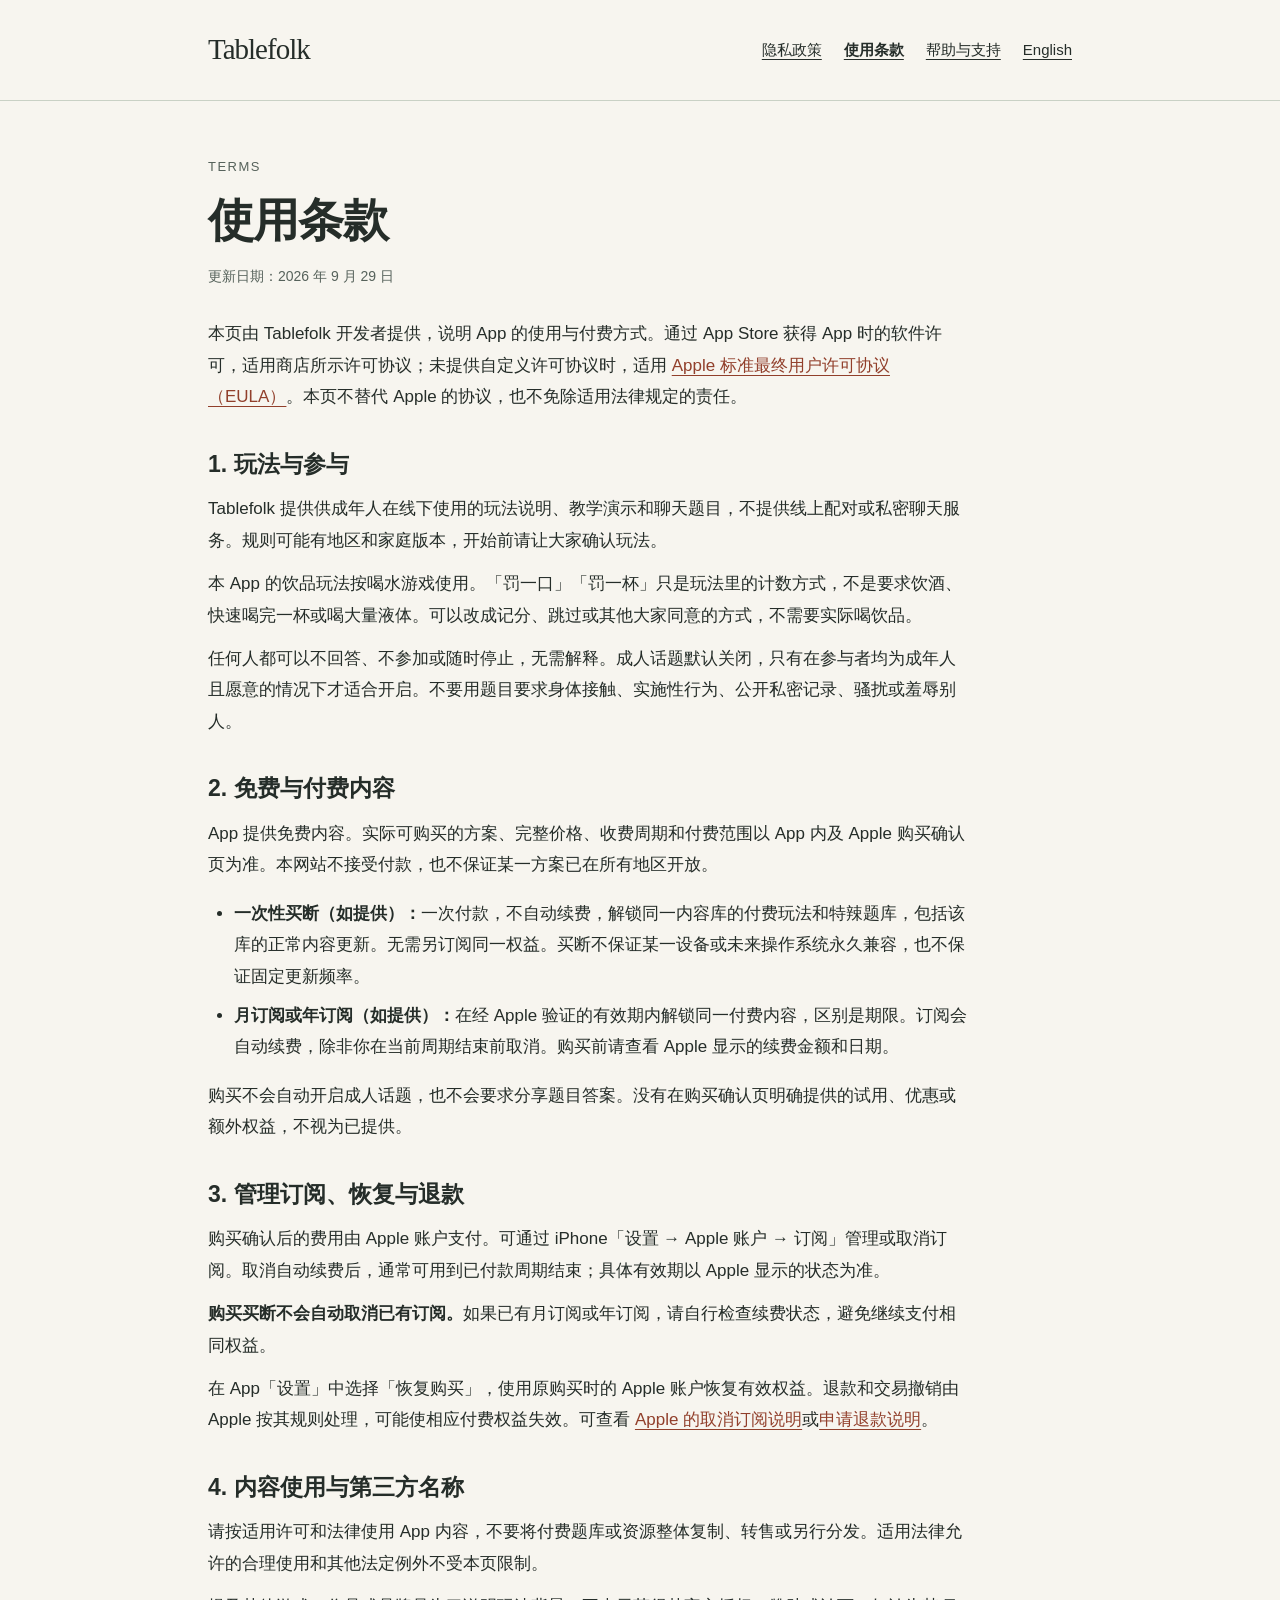
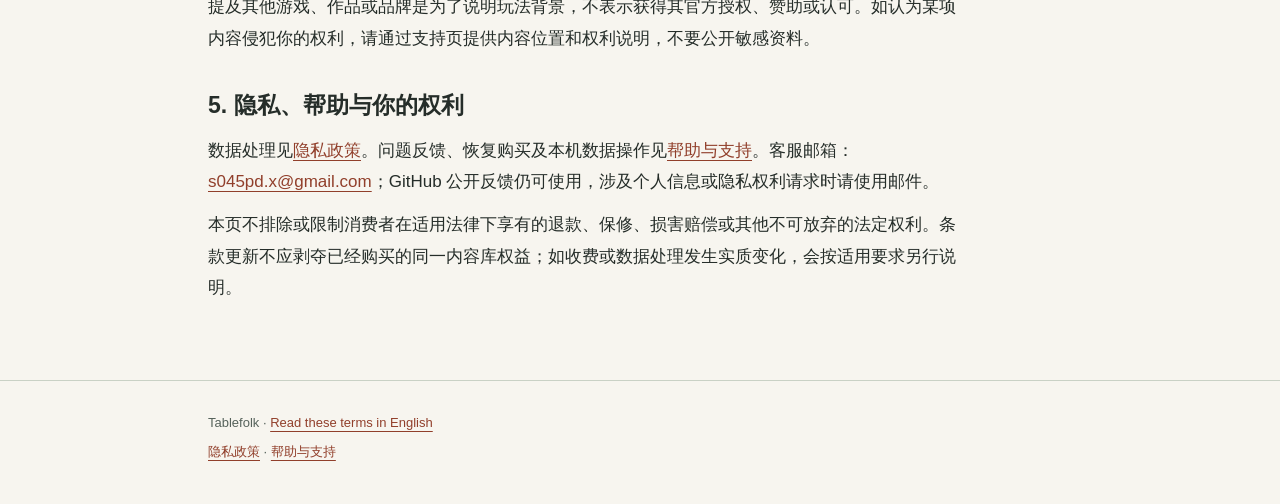
<file: terms.html>
<!doctype html>
<html lang="zh-Hans">
<head>
  <meta charset="utf-8">
  <meta name="viewport" content="width=device-width, initial-scale=1">
  <meta name="description" content="Tablefolk 使用说明、付费权益、订阅管理及 Apple 标准许可协议入口。">
  <title>使用条款 · Tablefolk</title>
  <link rel="stylesheet" href="styles.css">
</head>
<body>
<a class="skip" href="#content">跳到正文</a>
<header><div class="shell header-row"><a class="brand" href="index.html">Tablefolk</a><nav aria-label="网站导航"><a href="privacy.html">隐私政策</a><a href="terms.html" aria-current="page">使用条款</a><a href="support.html">帮助与支持</a><a href="terms-en.html" lang="en">English</a></nav></div></header>
<div class="shell"><main id="content">
  <p class="eyebrow">Terms</p><h1>使用条款</h1><p class="meta">更新日期：2026 年 9 月 29 日</p>
  <p>本页由 Tablefolk 开发者提供，说明 App 的使用与付费方式。通过 App Store 获得 App 时的软件许可，适用商店所示许可协议；未提供自定义许可协议时，适用 <a href="https://www.apple.com/legal/internet-services/itunes/dev/stdeula/">Apple 标准最终用户许可协议（EULA）</a>。本页不替代 Apple 的协议，也不免除适用法律规定的责任。</p>
  <h2>1. 玩法与参与</h2>
  <p>Tablefolk 提供供成年人在线下使用的玩法说明、教学演示和聊天题目，不提供线上配对或私密聊天服务。规则可能有地区和家庭版本，开始前请让大家确认玩法。</p>
  <p>本 App 的饮品玩法按喝水游戏使用。「罚一口」「罚一杯」只是玩法里的计数方式，不是要求饮酒、快速喝完一杯或喝大量液体。可以改成记分、跳过或其他大家同意的方式，不需要实际喝饮品。</p>
  <p>任何人都可以不回答、不参加或随时停止，无需解释。成人话题默认关闭，只有在参与者均为成年人且愿意的情况下才适合开启。不要用题目要求身体接触、实施性行为、公开私密记录、骚扰或羞辱别人。</p>
  <h2>2. 免费与付费内容</h2>
  <p>App 提供免费内容。实际可购买的方案、完整价格、收费周期和付费范围以 App 内及 Apple 购买确认页为准。本网站不接受付款，也不保证某一方案已在所有地区开放。</p>
  <ul>
    <li><strong>一次性买断（如提供）：</strong>一次付款，不自动续费，解锁同一内容库的付费玩法和特辣题库，包括该库的正常内容更新。无需另订阅同一权益。买断不保证某一设备或未来操作系统永久兼容，也不保证固定更新频率。</li>
    <li><strong>月订阅或年订阅（如提供）：</strong>在经 Apple 验证的有效期内解锁同一付费内容，区别是期限。订阅会自动续费，除非你在当前周期结束前取消。购买前请查看 Apple 显示的续费金额和日期。</li>
  </ul>
  <p>购买不会自动开启成人话题，也不会要求分享题目答案。没有在购买确认页明确提供的试用、优惠或额外权益，不视为已提供。</p>
  <h2>3. 管理订阅、恢复与退款</h2>
  <p>购买确认后的费用由 Apple 账户支付。可通过 iPhone「设置 → Apple 账户 → 订阅」管理或取消订阅。取消自动续费后，通常可用到已付款周期结束；具体有效期以 Apple 显示的状态为准。</p>
  <p><strong>购买买断不会自动取消已有订阅。</strong>如果已有月订阅或年订阅，请自行检查续费状态，避免继续支付相同权益。</p>
  <p>在 App「设置」中选择「恢复购买」，使用原购买时的 Apple 账户恢复有效权益。退款和交易撤销由 Apple 按其规则处理，可能使相应付费权益失效。可查看 <a href="https://support.apple.com/zh-cn/118428">Apple 的取消订阅说明</a>或<a href="https://support.apple.com/zh-cn/118223">申请退款说明</a>。</p>
  <h2>4. 内容使用与第三方名称</h2>
  <p>请按适用许可和法律使用 App 内容，不要将付费题库或资源整体复制、转售或另行分发。适用法律允许的合理使用和其他法定例外不受本页限制。</p>
  <p>提及其他游戏、作品或品牌是为了说明玩法背景，不表示获得其官方授权、赞助或认可。如认为某项内容侵犯你的权利，请通过支持页提供内容位置和权利说明，不要公开敏感资料。</p>
  <h2>5. 隐私、帮助与你的权利</h2>
  <p>数据处理见<a href="privacy.html">隐私政策</a>。问题反馈、恢复购买及本机数据操作见<a href="support.html">帮助与支持</a>。客服邮箱：<a href="mailto:s045pd.x@gmail.com">s045pd.x@gmail.com</a>；GitHub 公开反馈仍可使用，涉及个人信息或隐私权利请求时请使用邮件。</p>
  <p>本页不排除或限制消费者在适用法律下享有的退款、保修、损害赔偿或其他不可放弃的法定权利。条款更新不应剥夺已经购买的同一内容库权益；如收费或数据处理发生实质变化，会按适用要求另行说明。</p>
</main></div>
<footer><div class="shell"><p>Tablefolk · <a href="terms-en.html" lang="en">Read these terms in English</a></p><p><a href="privacy.html">隐私政策</a> · <a href="support.html">帮助与支持</a></p></div></footer>
</body></html>
</file>
<file: styles.css>
:root{color-scheme:light;--paper:#f7f5ef;--ink:#252d29;--muted:#56625b;--sage:#e6eddf;--line:#c9d1c5;--accent:#913f2b}
*{box-sizing:border-box}
html{scroll-behavior:smooth}
body{margin:0;background:var(--paper);color:var(--ink);font-family:-apple-system,BlinkMacSystemFont,"Segoe UI","PingFang SC","Microsoft YaHei",sans-serif;font-size:17px;line-height:1.85}
a{color:var(--accent);text-underline-offset:4px;overflow-wrap:anywhere}
a:hover{text-decoration-thickness:2px}
a:focus-visible{outline:3px solid var(--accent);outline-offset:5px;border-radius:3px}
.skip{position:absolute;top:8px;left:16px;transform:translateY(-150%);background:white;padding:8px 16px;z-index:2}
.skip:focus{transform:none}
.shell{max-width:920px;margin:auto;padding:0 28px}
header{border-bottom:1px solid var(--line)}
.header-row{display:flex;justify-content:space-between;align-items:center;gap:20px;padding-top:23px;padding-bottom:23px;flex-wrap:wrap}
.brand{font-family:Georgia,"Times New Roman",serif;font-size:29px;color:var(--ink);text-decoration:none;letter-spacing:-1px}
nav{display:flex;gap:10px 22px;flex-wrap:wrap}
nav a{font-size:15px;color:var(--ink);padding:5px 0}
nav a[aria-current="page"]{font-weight:700}
main{padding:54px 0 64px;max-width:760px}
.eyebrow{margin:0 0 12px;color:var(--muted);font-size:13px;letter-spacing:1.5px;text-transform:uppercase}
h1{font-size:clamp(32px,6vw,46px);line-height:1.3;letter-spacing:-1px;margin:0 0 14px}
h2{font-size:23px;line-height:1.5;margin:34px 0 10px}
h3{font-size:18px;line-height:1.6;margin:22px 0 8px}
p{margin:12px 0}
.meta{font-size:14px;color:var(--muted);margin-bottom:28px}
.lead{font-size:20px;line-height:1.75;max-width:690px}
.note{background:var(--sage);padding:18px 22px;border-radius:14px;margin:25px 0}
.note p:first-child{margin-top:0}.note p:last-child{margin-bottom:0}
ul,ol{padding-left:26px}li{margin:8px 0}
.cards{display:grid;grid-template-columns:repeat(3,1fr);gap:16px;margin:30px 0}
.card{display:block;padding:22px;background:white;border:1px solid var(--line);border-radius:15px;text-decoration:none;color:var(--ink)}
.card strong{display:block;font-size:19px;margin-bottom:9px}.card span{font-size:15px;color:var(--muted)}
.card:hover{border-color:var(--accent)}
.button{display:inline-block;background:var(--ink);color:white;padding:10px 20px;border-radius:10px;text-decoration:none;margin:8px 0}
footer{border-top:1px solid var(--line);padding:25px 0 35px;color:var(--muted);font-size:13px}
footer p{margin:5px 0}
@media(max-width:620px){body{font-size:16px}.shell{padding:0 22px}main{padding-top:35px}.header-row{gap:10px}.cards{grid-template-columns:1fr}.card{padding:19px}.note{padding:16px 18px}nav{gap:8px 18px}}
@media(prefers-reduced-motion:reduce){html{scroll-behavior:auto}}
</file>
